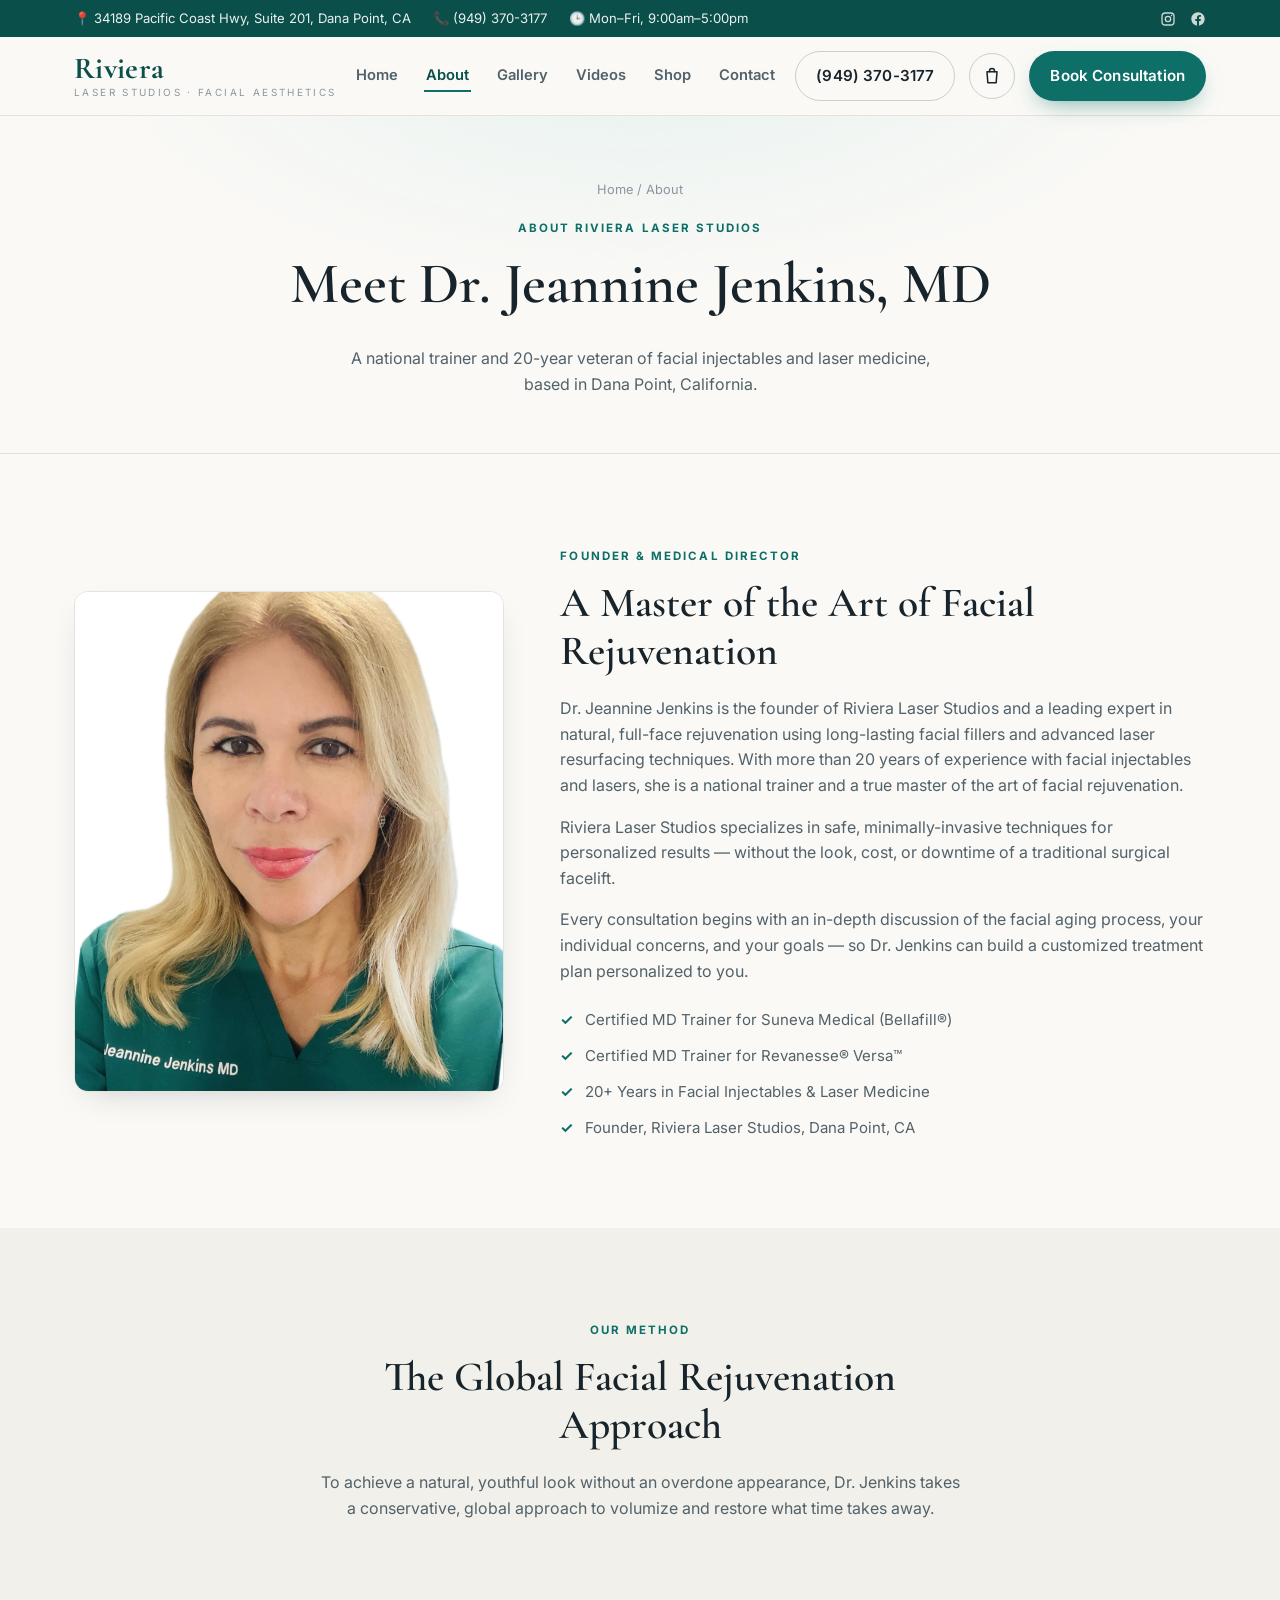
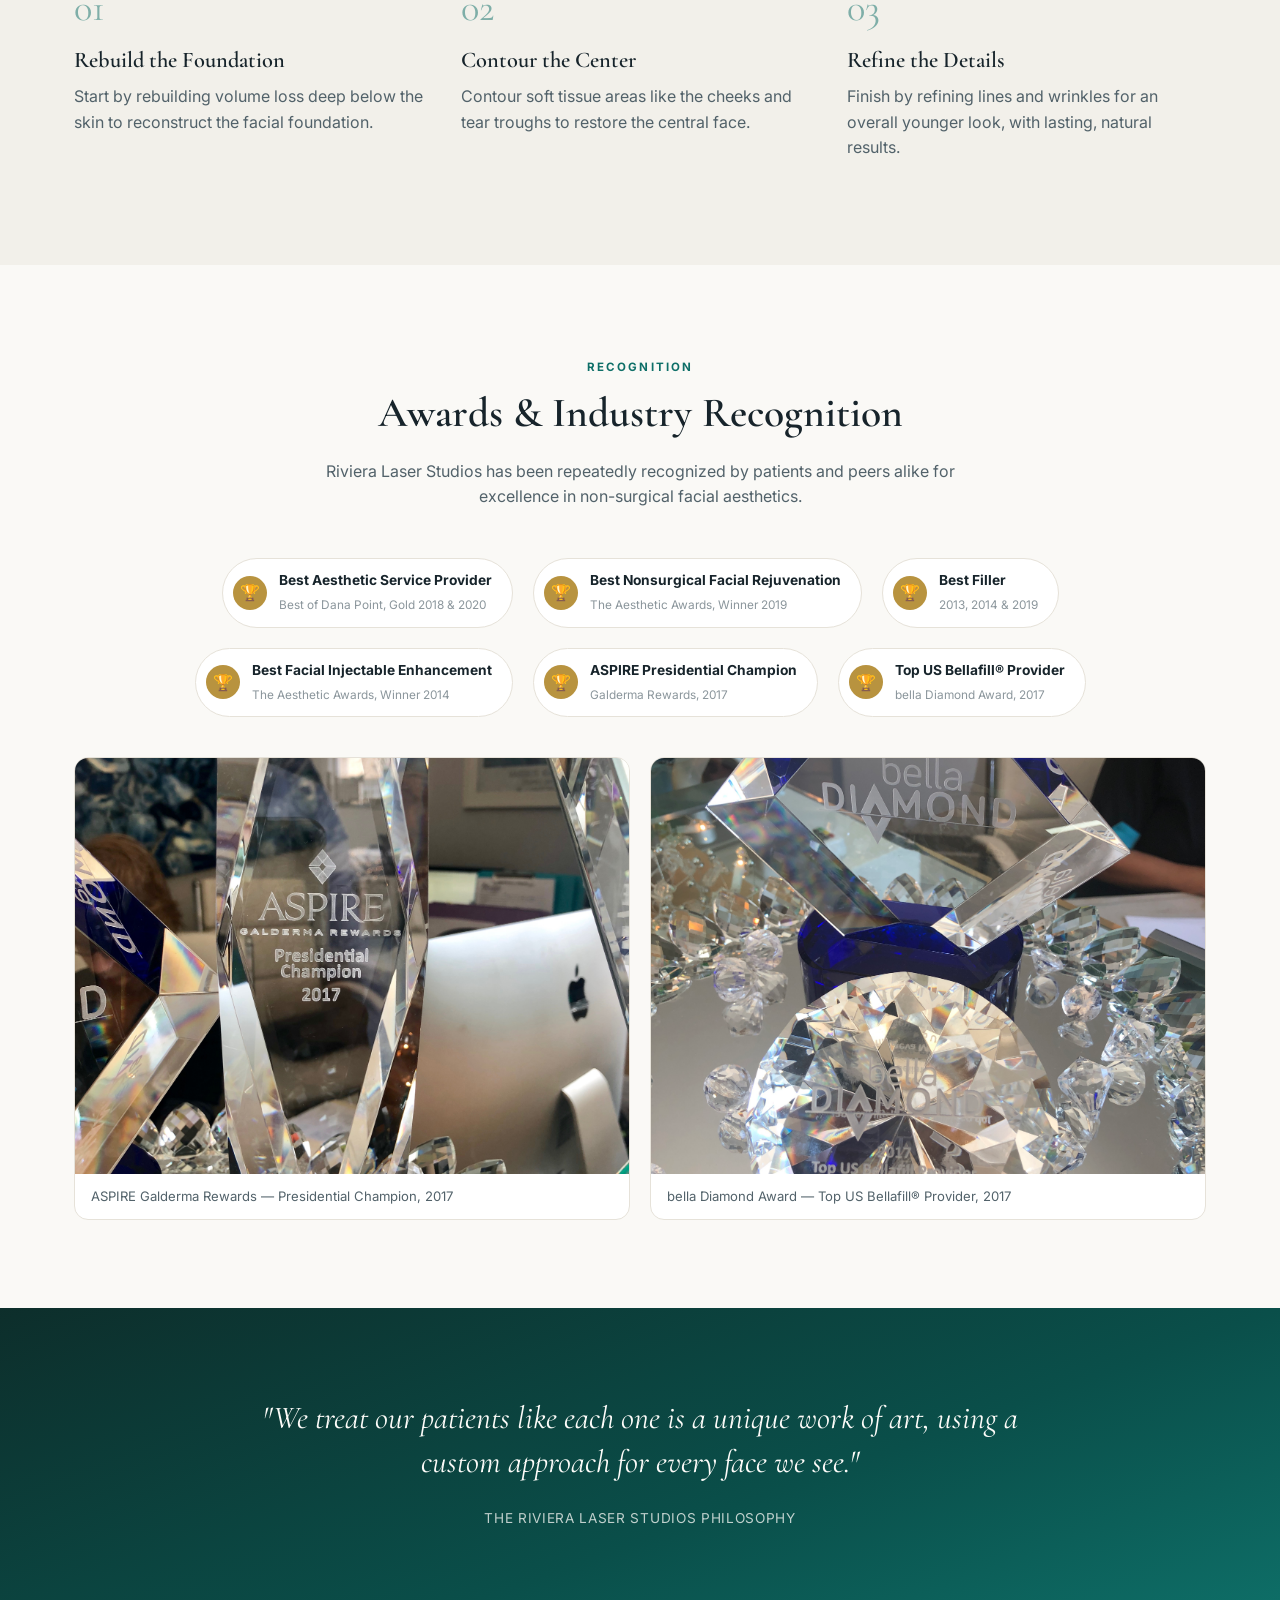
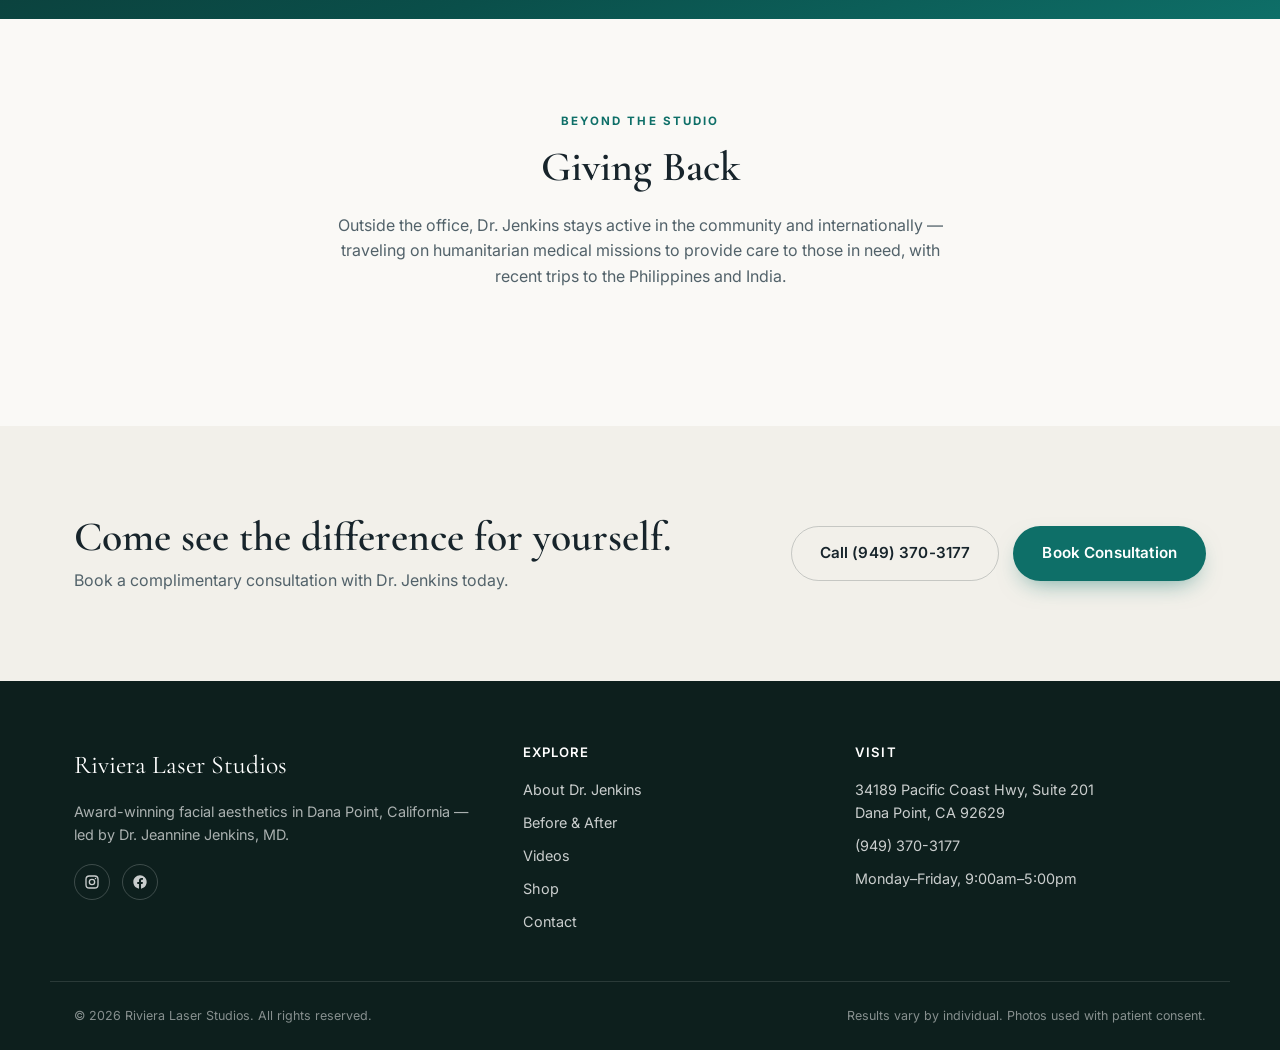
<file: about.html>
<!DOCTYPE html>
<html lang="en">
<head>
<meta charset="UTF-8">
<meta name="viewport" content="width=device-width, initial-scale=1.0">
<title>About Dr. Jeannine Jenkins, MD | Riviera Laser Studios</title>
<meta name="description" content="Meet Dr. Jeannine Jenkins, MD — founder of Riviera Laser Studios in Dana Point, CA, and a national trainer in facial injectables and laser rejuvenation.">
<link rel="preconnect" href="https://fonts.googleapis.com">
<link rel="preconnect" href="https://fonts.gstatic.com" crossorigin>
<link href="https://fonts.googleapis.com/css2?family=Cormorant+Garamond:wght@500;600;700&family=Inter:wght@400;500;600;700&display=swap" rel="stylesheet">
<link rel="stylesheet" href="css/styles.css">
</head>
<body>

<div class="topbar">
  <div class="container">
    <div class="topbar-links">
      <a href="https://www.google.com/maps/search/?api=1&query=34189+Pacific+Coast+Hwy+Suite+201+Dana+Point+CA+92629" target="_blank" rel="noopener">📍 34189 Pacific Coast Hwy, Suite 201, Dana Point, CA</a>
      <a href="tel:+19493703177">📞 (949) 370-3177</a>
      <span>🕒 Mon–Fri, 9:00am–5:00pm</span>
    </div>
    <div class="topbar-social">
      <a href="https://www.instagram.com/drjeanninekoffordfaceartist/" aria-label="Instagram" target="_blank" rel="noopener"><svg xmlns="http://www.w3.org/2000/svg" viewBox="0 0 24 24" width="16" height="16" fill="none" stroke="currentColor" stroke-width="2"><rect x="3" y="3" width="18" height="18" rx="5"/><circle cx="12" cy="12" r="4"/><circle cx="17.3" cy="6.7" r="1.1" fill="currentColor" stroke="none"/></svg></a>
      <a href="https://www.facebook.com/RivieraLaserStudios/" aria-label="Facebook" target="_blank" rel="noopener"><svg xmlns="http://www.w3.org/2000/svg" viewBox="0 0 24 24" width="16" height="16" fill="currentColor"><path d="M22 12.06C22 6.505 17.523 2 12 2S2 6.505 2 12.06c0 5.02 3.657 9.184 8.438 9.94v-7.03H7.898v-2.91h2.54V9.845c0-2.507 1.492-3.89 3.777-3.89 1.094 0 2.238.195 2.238.195v2.46h-1.26c-1.243 0-1.63.771-1.63 1.562v1.875h2.773l-.443 2.91h-2.33V22c4.78-.756 8.437-4.92 8.437-9.94z"/></svg></a>
    </div>
  </div>
</div>

<header class="site-header">
  <div class="container nav">
    <a href="index.html" class="brand">
      <span class="brand-name">Riviera</span>
      <span class="brand-sub">Laser Studios · Facial Aesthetics</span>
    </a>
    <ul class="nav-links">
      <li><a href="index.html">Home</a></li>
      <li><a href="about.html">About</a></li>
      <li><a href="gallery.html">Gallery</a></li>
      <li><a href="videos.html">Videos</a></li>
      <li><a href="shop.html">Shop</a></li>
      <li><a href="contact.html">Contact</a></li>
    </ul>
    <div class="nav-cta">
      <a href="tel:+19493703177" class="btn btn-outline">(949) 370-3177</a>
      <a href="shop.html" class="cart-btn" aria-label="Shop"><svg xmlns="http://www.w3.org/2000/svg" viewBox="0 0 24 24" width="20" height="20" fill="none" stroke="currentColor" stroke-width="1.8" stroke-linecap="round" stroke-linejoin="round"><path d="M6 7h12l-1 13H7L6 7z"/><path d="M9 7V6a3 3 0 0 1 6 0v1"/></svg></a>
      <a href="contact.html" class="btn btn-primary">Book Consultation</a>
      <button class="nav-toggle" aria-label="Menu"><span></span><span></span><span></span></button>
    </div>
  </div>
</header>

<section class="page-hero">
  <div class="container">
    <div class="breadcrumb"><a href="index.html">Home</a> / About</div>
    <span class="eyebrow">About Riviera Laser Studios</span>
    <h1>Meet Dr. Jeannine Jenkins, MD</h1>
    <p>A national trainer and 20-year veteran of facial injectables and laser medicine, based in Dana Point, California.</p>
  </div>
</section>

<section class="section">
  <div class="container about-grid">
    <div class="doctor-photo">
      <img src="assets/img/doctor.webp" alt="Dr. Jeannine Jenkins, MD, founder of Riviera Laser Studios">
    </div>
    <div>
      <span class="eyebrow">Founder &amp; Medical Director</span>
      <h2>A Master of the Art of Facial Rejuvenation</h2>
      <p>Dr. Jeannine Jenkins is the founder of Riviera Laser Studios and a leading expert in natural, full-face rejuvenation using long-lasting facial fillers and advanced laser resurfacing techniques. With more than 20 years of experience with facial injectables and lasers, she is a national trainer and a true master of the art of facial rejuvenation.</p>
      <p>Riviera Laser Studios specializes in safe, minimally-invasive techniques for personalized results — without the look, cost, or downtime of a traditional surgical facelift.</p>
      <p>Every consultation begins with an in-depth discussion of the facial aging process, your individual concerns, and your goals — so Dr. Jenkins can build a customized treatment plan personalized to you.</p>
      <ul class="credential-list">
        <li><span class="mark">✓</span> Certified MD Trainer for Suneva Medical (Bellafill®)</li>
        <li><span class="mark">✓</span> Certified MD Trainer for Revanesse® Versa™</li>
        <li><span class="mark">✓</span> 20+ Years in Facial Injectables &amp; Laser Medicine</li>
        <li><span class="mark">✓</span> Founder, Riviera Laser Studios, Dana Point, CA</li>
      </ul>
    </div>
  </div>
</section>

<section class="section section--soft">
  <div class="container">
    <div class="section-head">
      <span class="eyebrow">Our Method</span>
      <h2>The Global Facial Rejuvenation Approach</h2>
      <p>To achieve a natural, youthful look without an overdone appearance, Dr. Jenkins takes a conservative, global approach to volumize and restore what time takes away.</p>
    </div>
    <div class="steps">
      <div class="step">
        <span class="num">01</span>
        <h3>Rebuild the Foundation</h3>
        <p>Start by rebuilding volume loss deep below the skin to reconstruct the facial foundation.</p>
      </div>
      <div class="step">
        <span class="num">02</span>
        <h3>Contour the Center</h3>
        <p>Contour soft tissue areas like the cheeks and tear troughs to restore the central face.</p>
      </div>
      <div class="step">
        <span class="num">03</span>
        <h3>Refine the Details</h3>
        <p>Finish by refining lines and wrinkles for an overall younger look, with lasting, natural results.</p>
      </div>
    </div>
  </div>
</section>

<section class="section">
  <div class="container">
    <div class="section-head">
      <span class="eyebrow">Recognition</span>
      <h2>Awards &amp; Industry Recognition</h2>
      <p>Riviera Laser Studios has been repeatedly recognized by patients and peers alike for excellence in non-surgical facial aesthetics.</p>
    </div>
    <div class="award-strip">
      <div class="award-pill"><div class="badge">🏆</div><div class="txt"><strong>Best Aesthetic Service Provider</strong><span>Best of Dana Point, Gold 2018 &amp; 2020</span></div></div>
      <div class="award-pill"><div class="badge">🏆</div><div class="txt"><strong>Best Nonsurgical Facial Rejuvenation</strong><span>The Aesthetic Awards, Winner 2019</span></div></div>
      <div class="award-pill"><div class="badge">🏆</div><div class="txt"><strong>Best Filler</strong><span>2013, 2014 &amp; 2019</span></div></div>
      <div class="award-pill"><div class="badge">🏆</div><div class="txt"><strong>Best Facial Injectable Enhancement</strong><span>The Aesthetic Awards, Winner 2014</span></div></div>
      <div class="award-pill"><div class="badge">🏆</div><div class="txt"><strong>ASPIRE Presidential Champion</strong><span>Galderma Rewards, 2017</span></div></div>
      <div class="award-pill"><div class="badge">🏆</div><div class="txt"><strong>Top US Bellafill® Provider</strong><span>bella Diamond Award, 2017</span></div></div>
    </div>

    <div class="award-photos">
      <figure>
        <img src="assets/img/awards/aspire-presidential-champion.jpg" alt="ASPIRE Galderma Rewards Presidential Champion 2017 award">
        <figcaption>ASPIRE Galderma Rewards — Presidential Champion, 2017</figcaption>
      </figure>
      <figure>
        <img src="assets/img/awards/bella-diamond-top-provider.jpg" alt="bella Diamond Top US Bellafill Provider 2017 award">
        <figcaption>bella Diamond Award — Top US Bellafill® Provider, 2017</figcaption>
      </figure>
    </div>
  </div>
</section>

<section class="section section--dark">
  <div class="container">
    <div class="quote-block">
      <blockquote>"We treat our patients like each one is a unique work of art, using a custom approach for every face we see."</blockquote>
      <cite>The Riviera Laser Studios Philosophy</cite>
    </div>
  </div>
</section>

<section class="section">
  <div class="container">
    <div class="section-head">
      <span class="eyebrow">Beyond the Studio</span>
      <h2>Giving Back</h2>
      <p>Outside the office, Dr. Jenkins stays active in the community and internationally — traveling on humanitarian medical missions to provide care to those in need, with recent trips to the Philippines and India.</p>
    </div>
  </div>
</section>

<section class="section section--soft">
  <div class="container cta-band">
    <div>
      <h2>Come see the difference for yourself.</h2>
      <p style="margin:0;">Book a complimentary consultation with Dr. Jenkins today.</p>
    </div>
    <div class="cta-actions">
      <a href="tel:+19493703177" class="btn btn-outline">Call (949) 370-3177</a>
      <a href="contact.html" class="btn btn-primary">Book Consultation</a>
    </div>
  </div>
</section>

<footer class="site-footer">
  <div class="container footer-grid">
    <div>
      <span class="brand-name" style="font-family:var(--font-display); font-size:1.6rem;">Riviera Laser Studios</span>
      <p style="margin-top:14px;">Award-winning facial aesthetics in Dana Point, California — led by Dr. Jeannine Jenkins, MD.</p>
      <div class="footer-social">
        <a href="https://www.instagram.com/drjeanninekoffordfaceartist/" aria-label="Instagram" target="_blank" rel="noopener"><svg xmlns="http://www.w3.org/2000/svg" viewBox="0 0 24 24" width="16" height="16" fill="none" stroke="currentColor" stroke-width="2"><rect x="3" y="3" width="18" height="18" rx="5"/><circle cx="12" cy="12" r="4"/><circle cx="17.3" cy="6.7" r="1.1" fill="currentColor" stroke="none"/></svg></a>
        <a href="https://www.facebook.com/RivieraLaserStudios/" aria-label="Facebook" target="_blank" rel="noopener"><svg xmlns="http://www.w3.org/2000/svg" viewBox="0 0 24 24" width="16" height="16" fill="currentColor"><path d="M22 12.06C22 6.505 17.523 2 12 2S2 6.505 2 12.06c0 5.02 3.657 9.184 8.438 9.94v-7.03H7.898v-2.91h2.54V9.845c0-2.507 1.492-3.89 3.777-3.89 1.094 0 2.238.195 2.238.195v2.46h-1.26c-1.243 0-1.63.771-1.63 1.562v1.875h2.773l-.443 2.91h-2.33V22c4.78-.756 8.437-4.92 8.437-9.94z"/></svg></a>
      </div>
    </div>
    <div>
      <h4>Explore</h4>
      <ul class="footer-links">
        <li><a href="about.html">About Dr. Jenkins</a></li>
        <li><a href="gallery.html">Before &amp; After</a></li>
        <li><a href="videos.html">Videos</a></li>
        <li><a href="shop.html">Shop</a></li>
        <li><a href="contact.html">Contact</a></li>
      </ul>
    </div>
    <div>
      <h4>Visit</h4>
      <ul class="footer-links">
        <li><a href="https://www.google.com/maps/search/?api=1&query=34189+Pacific+Coast+Hwy+Suite+201+Dana+Point+CA+92629" target="_blank" rel="noopener">34189 Pacific Coast Hwy, Suite 201<br>Dana Point, CA 92629</a></li>
        <li><a href="tel:+19493703177">(949) 370-3177</a></li>
        <li>Monday–Friday, 9:00am–5:00pm</li>
      </ul>
    </div>
  </div>
  <div class="container footer-bottom">
    <span>© 2026 Riviera Laser Studios. All rights reserved.</span>
    <span>Results vary by individual. Photos used with patient consent.</span>
  </div>
</footer>

<script src="js/script.js"></script>
</body>
</html>
</file>
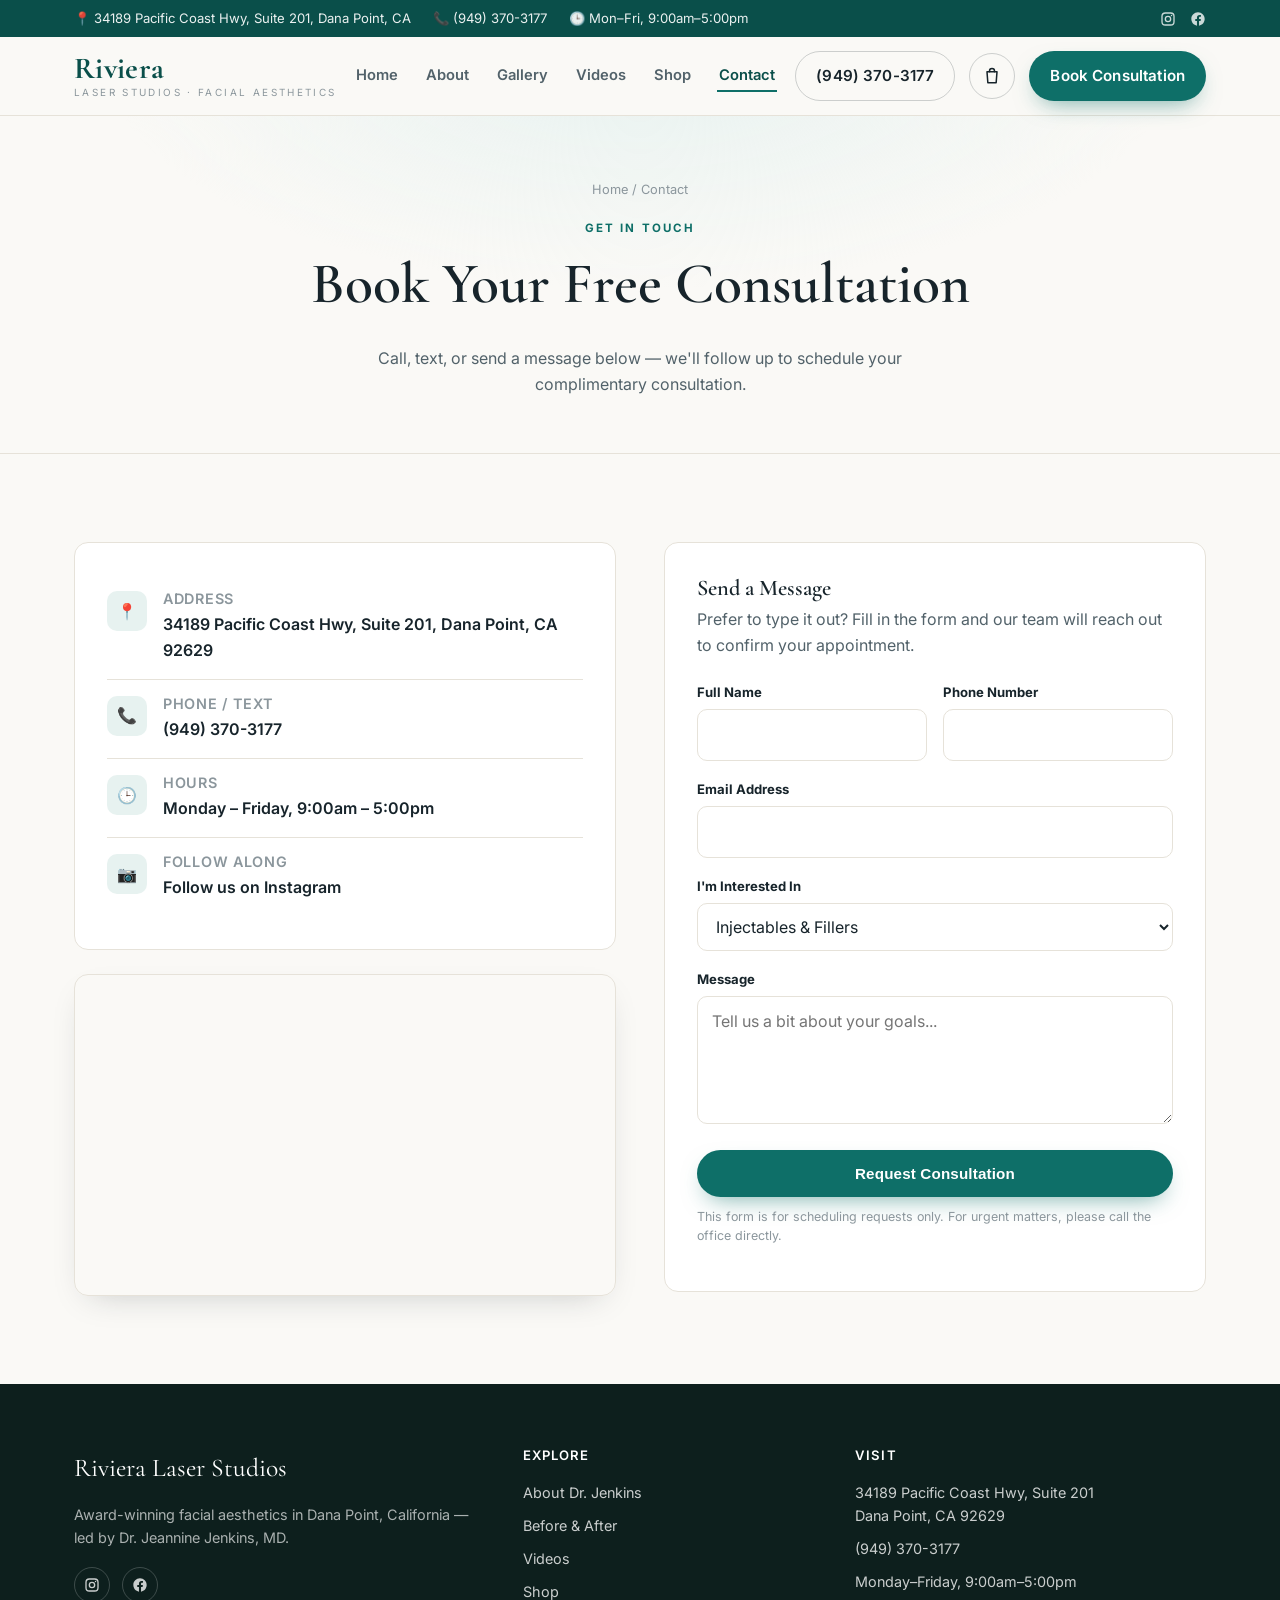
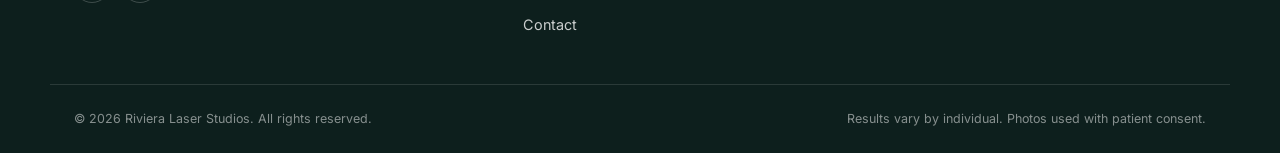
<file: contact.html>
<!DOCTYPE html>
<html lang="en">
<head>
<meta charset="UTF-8">
<meta name="viewport" content="width=device-width, initial-scale=1.0">
<title>Contact &amp; Book a Consultation | Riviera Laser Studios</title>
<meta name="description" content="Book a free consultation at Riviera Laser Studios in Dana Point, CA. Call, text, or send a message to get started.">
<link rel="preconnect" href="https://fonts.googleapis.com">
<link rel="preconnect" href="https://fonts.gstatic.com" crossorigin>
<link href="https://fonts.googleapis.com/css2?family=Cormorant+Garamond:wght@500;600;700&family=Inter:wght@400;500;600;700&display=swap" rel="stylesheet">
<link rel="stylesheet" href="css/styles.css">
</head>
<body>

<div class="topbar">
  <div class="container">
    <div class="topbar-links">
      <a href="https://www.google.com/maps/search/?api=1&query=34189+Pacific+Coast+Hwy+Suite+201+Dana+Point+CA+92629" target="_blank" rel="noopener">📍 34189 Pacific Coast Hwy, Suite 201, Dana Point, CA</a>
      <a href="tel:+19493703177">📞 (949) 370-3177</a>
      <span>🕒 Mon–Fri, 9:00am–5:00pm</span>
    </div>
    <div class="topbar-social">
      <a href="https://www.instagram.com/drjeanninekoffordfaceartist/" aria-label="Instagram" target="_blank" rel="noopener"><svg xmlns="http://www.w3.org/2000/svg" viewBox="0 0 24 24" width="16" height="16" fill="none" stroke="currentColor" stroke-width="2"><rect x="3" y="3" width="18" height="18" rx="5"/><circle cx="12" cy="12" r="4"/><circle cx="17.3" cy="6.7" r="1.1" fill="currentColor" stroke="none"/></svg></a>
      <a href="https://www.facebook.com/RivieraLaserStudios/" aria-label="Facebook" target="_blank" rel="noopener"><svg xmlns="http://www.w3.org/2000/svg" viewBox="0 0 24 24" width="16" height="16" fill="currentColor"><path d="M22 12.06C22 6.505 17.523 2 12 2S2 6.505 2 12.06c0 5.02 3.657 9.184 8.438 9.94v-7.03H7.898v-2.91h2.54V9.845c0-2.507 1.492-3.89 3.777-3.89 1.094 0 2.238.195 2.238.195v2.46h-1.26c-1.243 0-1.63.771-1.63 1.562v1.875h2.773l-.443 2.91h-2.33V22c4.78-.756 8.437-4.92 8.437-9.94z"/></svg></a>
    </div>
  </div>
</div>

<header class="site-header">
  <div class="container nav">
    <a href="index.html" class="brand">
      <span class="brand-name">Riviera</span>
      <span class="brand-sub">Laser Studios · Facial Aesthetics</span>
    </a>
    <ul class="nav-links">
      <li><a href="index.html">Home</a></li>
      <li><a href="about.html">About</a></li>
      <li><a href="gallery.html">Gallery</a></li>
      <li><a href="videos.html">Videos</a></li>
      <li><a href="shop.html">Shop</a></li>
      <li><a href="contact.html">Contact</a></li>
    </ul>
    <div class="nav-cta">
      <a href="tel:+19493703177" class="btn btn-outline">(949) 370-3177</a>
      <a href="shop.html" class="cart-btn" aria-label="Shop"><svg xmlns="http://www.w3.org/2000/svg" viewBox="0 0 24 24" width="20" height="20" fill="none" stroke="currentColor" stroke-width="1.8" stroke-linecap="round" stroke-linejoin="round"><path d="M6 7h12l-1 13H7L6 7z"/><path d="M9 7V6a3 3 0 0 1 6 0v1"/></svg></a>
      <a href="contact.html" class="btn btn-primary">Book Consultation</a>
      <button class="nav-toggle" aria-label="Menu"><span></span><span></span><span></span></button>
    </div>
  </div>
</header>

<section class="page-hero">
  <div class="container">
    <div class="breadcrumb"><a href="index.html">Home</a> / Contact</div>
    <span class="eyebrow">Get In Touch</span>
    <h1>Book Your Free Consultation</h1>
    <p>Call, text, or send a message below — we'll follow up to schedule your complimentary consultation.</p>
  </div>
</section>

<section class="section">
  <div class="container contact-grid">

    <div>
      <div class="info-card" style="margin-bottom:24px;">
        <div class="info-row">
          <div class="ic">📍</div>
          <div>
            <h4>Address</h4>
            <a href="https://www.google.com/maps/search/?api=1&query=34189+Pacific+Coast+Hwy+Suite+201+Dana+Point+CA+92629" target="_blank" rel="noopener">34189 Pacific Coast Hwy, Suite 201, Dana Point, CA 92629</a>
          </div>
        </div>
        <div class="info-row">
          <div class="ic">📞</div>
          <div>
            <h4>Phone / Text</h4>
            <a href="tel:+19493703177">(949) 370-3177</a>
          </div>
        </div>
        <div class="info-row">
          <div class="ic">🕒</div>
          <div>
            <h4>Hours</h4>
            <p>Monday – Friday, 9:00am – 5:00pm</p>
          </div>
        </div>
        <div class="info-row">
          <div class="ic">📷</div>
          <div>
            <h4>Follow Along</h4>
            <a href="https://www.instagram.com/drjeanninekoffordfaceartist/" target="_blank" rel="noopener">Follow us on Instagram</a>
          </div>
        </div>
      </div>

      <div class="map-embed">
        <iframe
          src="https://www.google.com/maps?q=34189+Pacific+Coast+Hwy+Suite+201+Dana+Point+CA+92629&output=embed"
          allowfullscreen loading="lazy" referrerpolicy="no-referrer-when-downgrade"
          title="Riviera Laser Studios location map"></iframe>
      </div>
    </div>

    <div class="info-card">
      <h3 style="margin-bottom:6px;">Send a Message</h3>
      <p style="margin-bottom:24px;">Prefer to type it out? Fill in the form and our team will reach out to confirm your appointment.</p>

      <div class="form-success" id="form-success">Thank you! Your message has been received — our team will contact you shortly to confirm your consultation.</div>

      <form id="contact-form">
        <div class="form-row">
          <div class="form-field">
            <label for="name">Full Name</label>
            <input type="text" id="name" name="name" required>
          </div>
          <div class="form-field">
            <label for="phone">Phone Number</label>
            <input type="tel" id="phone" name="phone" required>
          </div>
        </div>
        <div class="form-field">
          <label for="email">Email Address</label>
          <input type="email" id="email" name="email" required>
        </div>
        <div class="form-field">
          <label for="interest">I'm Interested In</label>
          <select id="interest" name="interest">
            <option>Injectables &amp; Fillers</option>
            <option>Sculptra® / Bellafill®</option>
            <option>Laser Resurfacing</option>
            <option>Mole / Lesion Removal</option>
            <option>Non-Surgical Brow Lift</option>
            <option>Not Sure Yet — Just Curious</option>
          </select>
        </div>
        <div class="form-field">
          <label for="message">Message</label>
          <textarea id="message" name="message" rows="4" placeholder="Tell us a bit about your goals..."></textarea>
        </div>
        <button type="submit" class="btn btn-primary btn-block">Request Consultation</button>
        <p class="form-note">This form is for scheduling requests only. For urgent matters, please call the office directly.</p>
      </form>
    </div>

  </div>
</section>

<footer class="site-footer">
  <div class="container footer-grid">
    <div>
      <span class="brand-name" style="font-family:var(--font-display); font-size:1.6rem;">Riviera Laser Studios</span>
      <p style="margin-top:14px;">Award-winning facial aesthetics in Dana Point, California — led by Dr. Jeannine Jenkins, MD.</p>
      <div class="footer-social">
        <a href="https://www.instagram.com/drjeanninekoffordfaceartist/" aria-label="Instagram" target="_blank" rel="noopener"><svg xmlns="http://www.w3.org/2000/svg" viewBox="0 0 24 24" width="16" height="16" fill="none" stroke="currentColor" stroke-width="2"><rect x="3" y="3" width="18" height="18" rx="5"/><circle cx="12" cy="12" r="4"/><circle cx="17.3" cy="6.7" r="1.1" fill="currentColor" stroke="none"/></svg></a>
        <a href="https://www.facebook.com/RivieraLaserStudios/" aria-label="Facebook" target="_blank" rel="noopener"><svg xmlns="http://www.w3.org/2000/svg" viewBox="0 0 24 24" width="16" height="16" fill="currentColor"><path d="M22 12.06C22 6.505 17.523 2 12 2S2 6.505 2 12.06c0 5.02 3.657 9.184 8.438 9.94v-7.03H7.898v-2.91h2.54V9.845c0-2.507 1.492-3.89 3.777-3.89 1.094 0 2.238.195 2.238.195v2.46h-1.26c-1.243 0-1.63.771-1.63 1.562v1.875h2.773l-.443 2.91h-2.33V22c4.78-.756 8.437-4.92 8.437-9.94z"/></svg></a>
      </div>
    </div>
    <div>
      <h4>Explore</h4>
      <ul class="footer-links">
        <li><a href="about.html">About Dr. Jenkins</a></li>
        <li><a href="gallery.html">Before &amp; After</a></li>
        <li><a href="videos.html">Videos</a></li>
        <li><a href="shop.html">Shop</a></li>
        <li><a href="contact.html">Contact</a></li>
      </ul>
    </div>
    <div>
      <h4>Visit</h4>
      <ul class="footer-links">
        <li><a href="https://www.google.com/maps/search/?api=1&query=34189+Pacific+Coast+Hwy+Suite+201+Dana+Point+CA+92629" target="_blank" rel="noopener">34189 Pacific Coast Hwy, Suite 201<br>Dana Point, CA 92629</a></li>
        <li><a href="tel:+19493703177">(949) 370-3177</a></li>
        <li>Monday–Friday, 9:00am–5:00pm</li>
      </ul>
    </div>
  </div>
  <div class="container footer-bottom">
    <span>© 2026 Riviera Laser Studios. All rights reserved.</span>
    <span>Results vary by individual. Photos used with patient consent.</span>
  </div>
</footer>

<script src="js/script.js"></script>
</body>
</html>
</file>
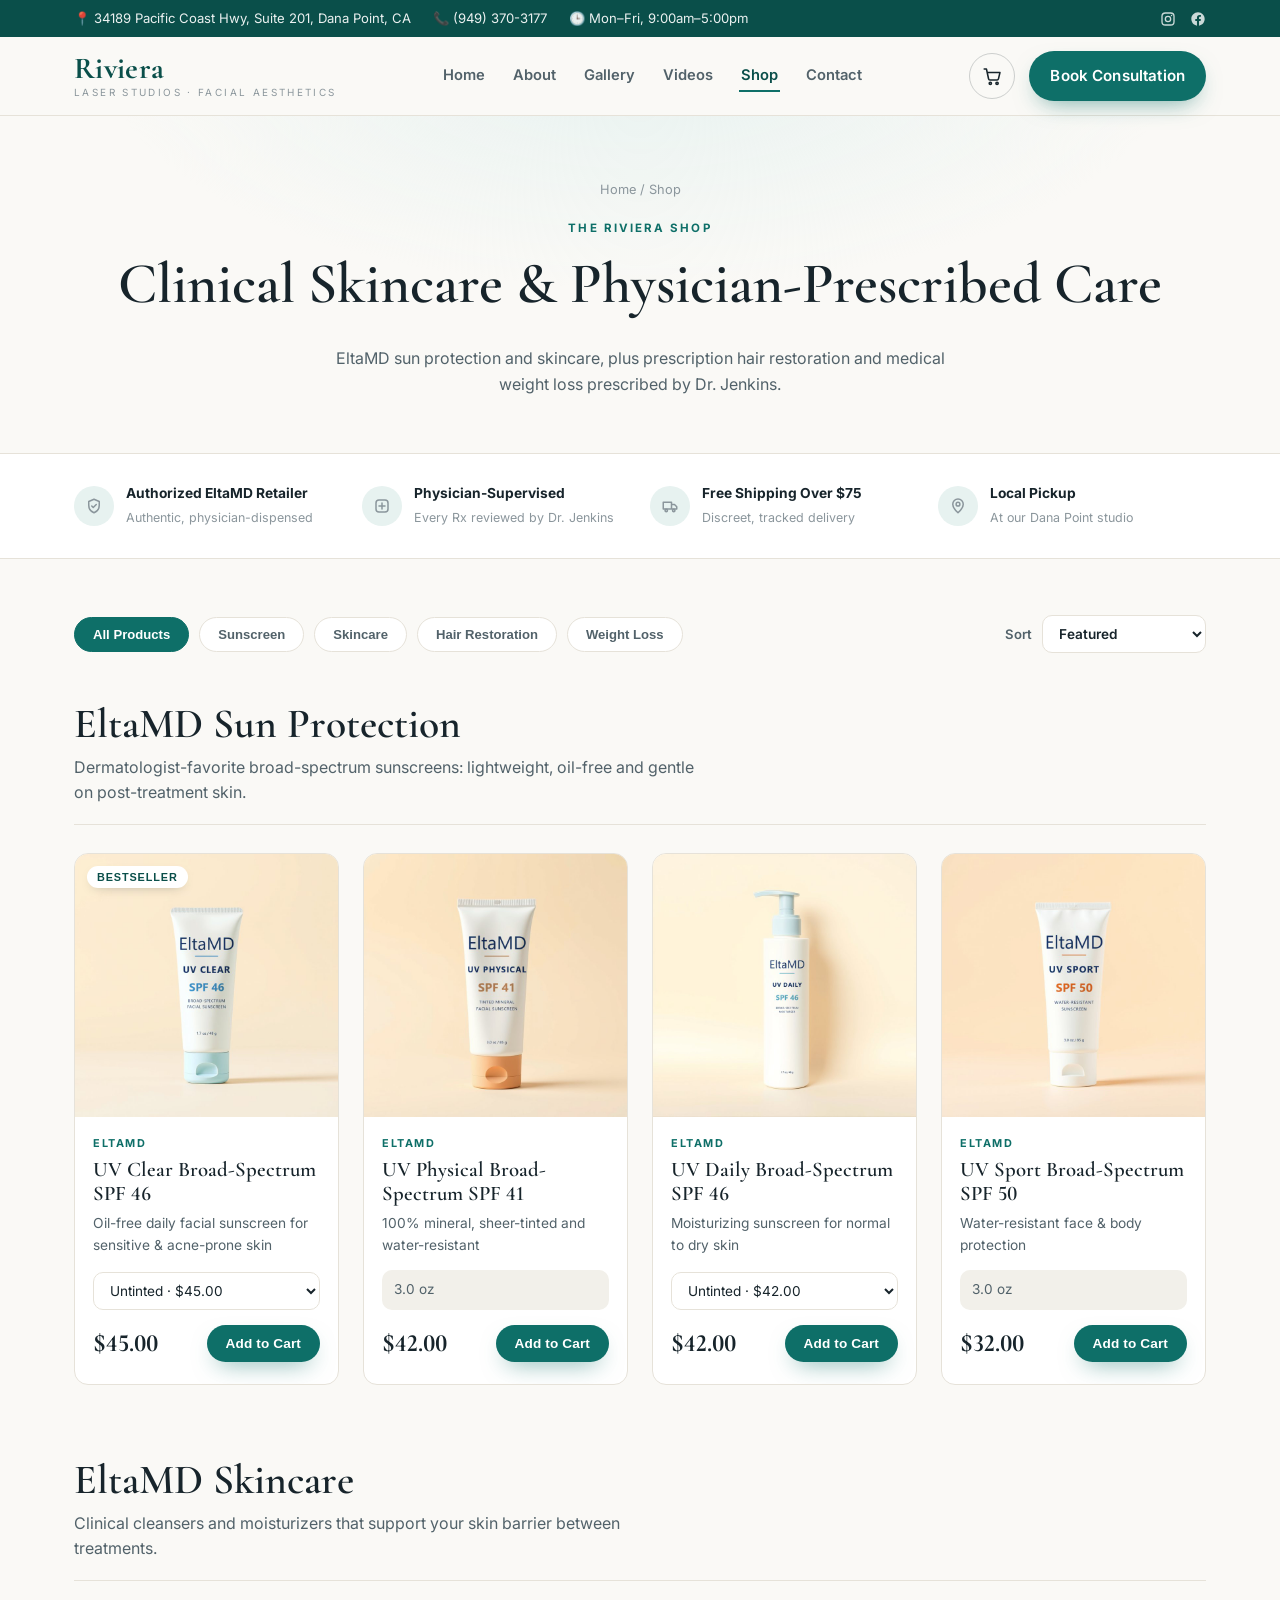
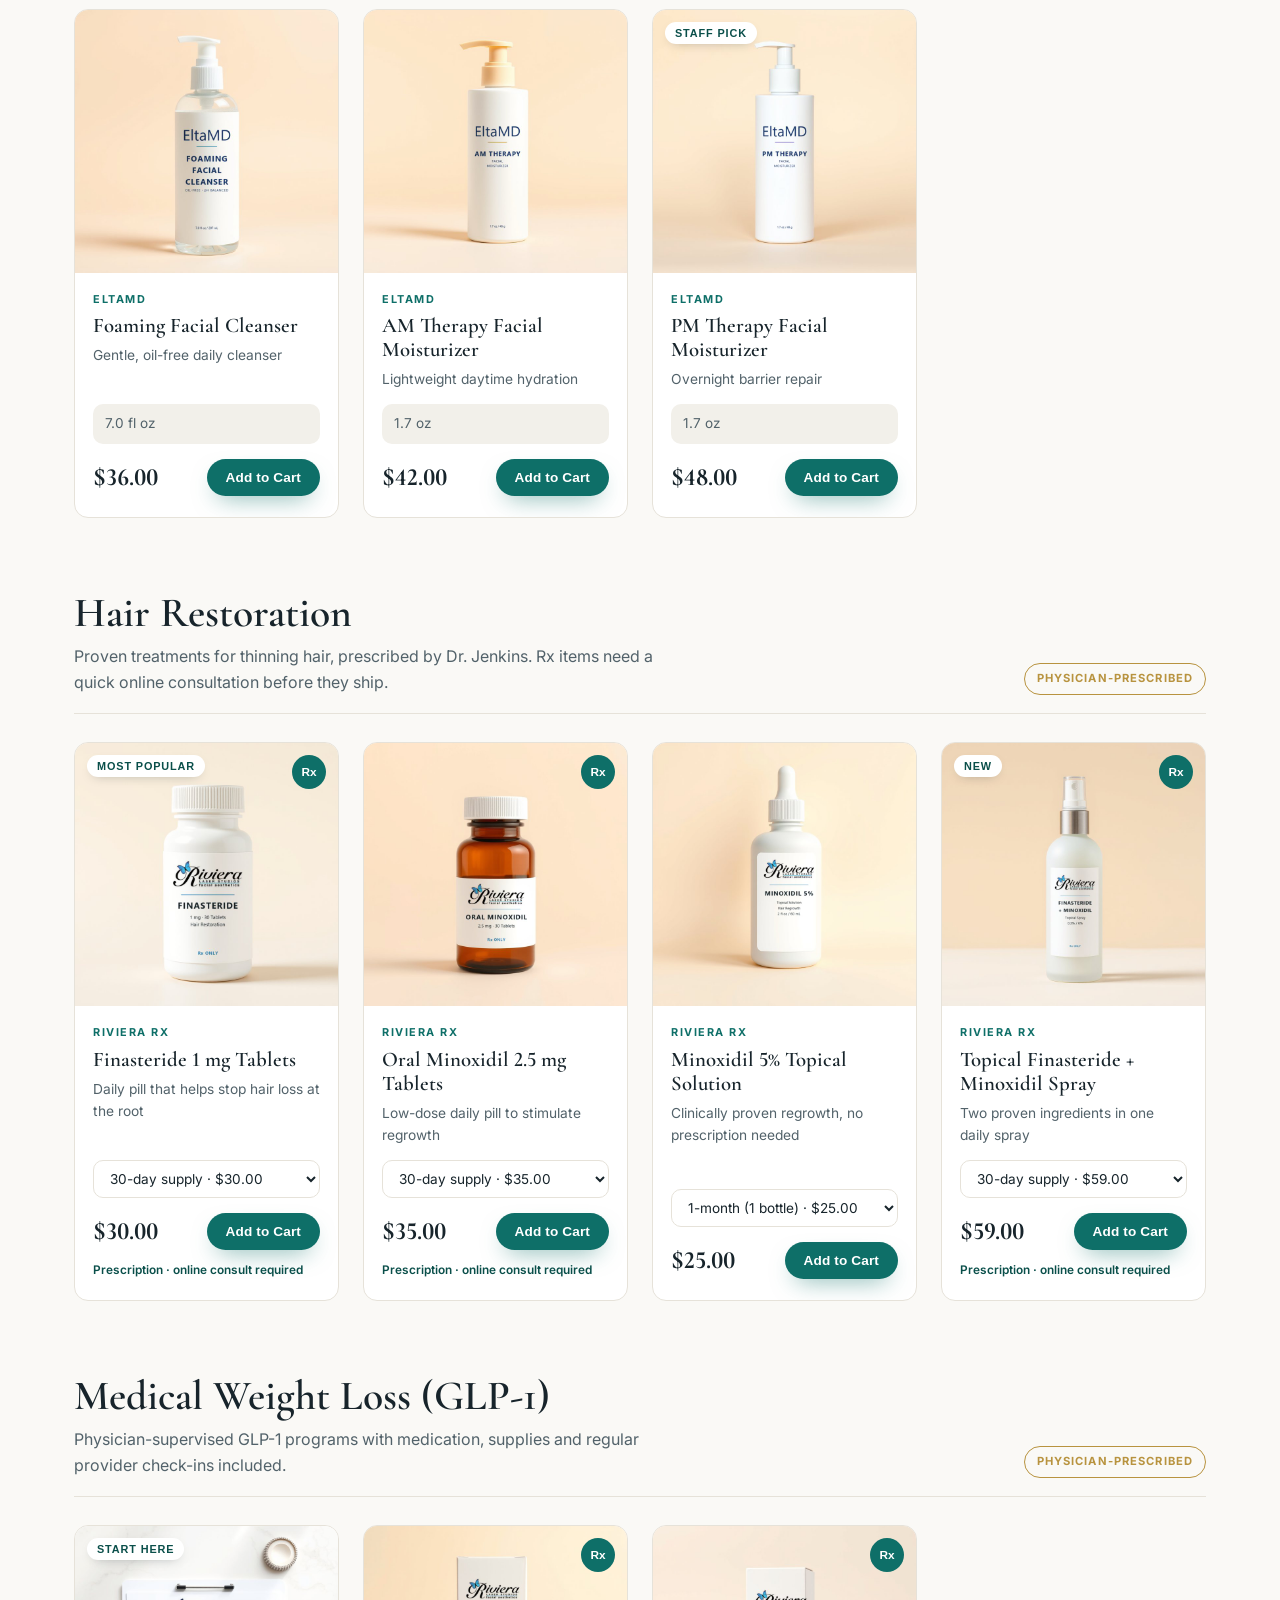
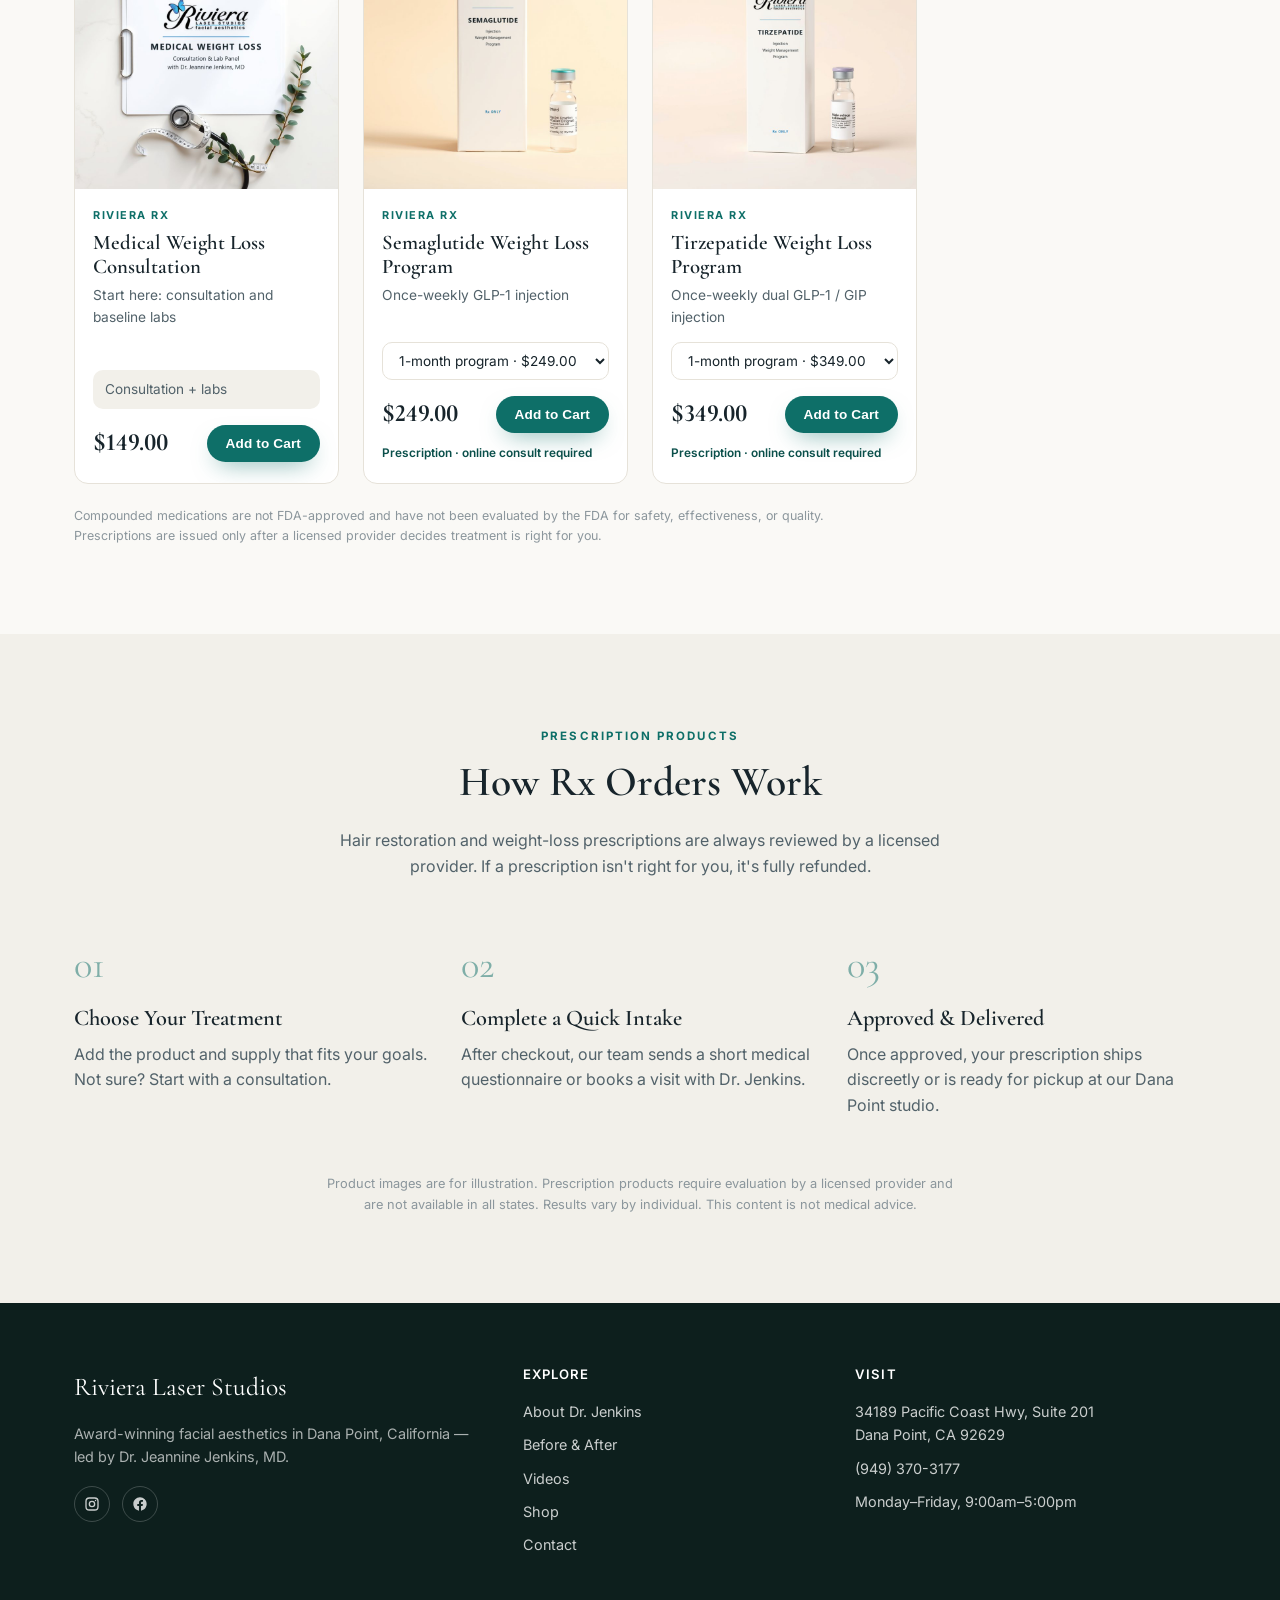
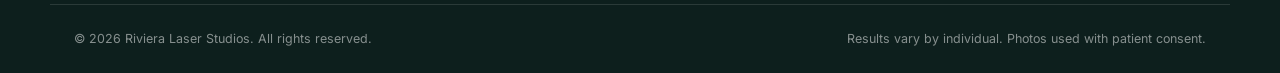
<file: shop.html>
<!DOCTYPE html>
<html lang="en">
<head>
<meta charset="UTF-8">
<meta name="viewport" content="width=device-width, initial-scale=1.0">
<title>Shop Skincare, Hair &amp; Weight Loss | Riviera Laser Studios</title>
<meta name="description" content="Shop EltaMD sunscreen and skincare, prescription hair restoration and physician-supervised GLP-1 weight loss from Riviera Laser Studios in Dana Point, CA.">
<link rel="preconnect" href="https://fonts.googleapis.com">
<link rel="preconnect" href="https://fonts.gstatic.com" crossorigin>
<link href="https://fonts.googleapis.com/css2?family=Cormorant+Garamond:wght@500;600;700&family=Inter:wght@400;500;600;700&display=swap" rel="stylesheet">
<link rel="stylesheet" href="css/styles.css">
</head>
<body>

<div class="topbar">
  <div class="container">
    <div class="topbar-links">
      <a href="https://www.google.com/maps/search/?api=1&query=34189+Pacific+Coast+Hwy+Suite+201+Dana+Point+CA+92629" target="_blank" rel="noopener">📍 34189 Pacific Coast Hwy, Suite 201, Dana Point, CA</a>
      <a href="tel:+19493703177">📞 (949) 370-3177</a>
      <span>🕒 Mon–Fri, 9:00am–5:00pm</span>
    </div>
    <div class="topbar-social">
      <a href="https://www.instagram.com/drjeanninekoffordfaceartist/" aria-label="Instagram" target="_blank" rel="noopener"><svg xmlns="http://www.w3.org/2000/svg" viewBox="0 0 24 24" width="16" height="16" fill="none" stroke="currentColor" stroke-width="2"><rect x="3" y="3" width="18" height="18" rx="5"/><circle cx="12" cy="12" r="4"/><circle cx="17.3" cy="6.7" r="1.1" fill="currentColor" stroke="none"/></svg></a>
      <a href="https://www.facebook.com/RivieraLaserStudios/" aria-label="Facebook" target="_blank" rel="noopener"><svg xmlns="http://www.w3.org/2000/svg" viewBox="0 0 24 24" width="16" height="16" fill="currentColor"><path d="M22 12.06C22 6.505 17.523 2 12 2S2 6.505 2 12.06c0 5.02 3.657 9.184 8.438 9.94v-7.03H7.898v-2.91h2.54V9.845c0-2.507 1.492-3.89 3.777-3.89 1.094 0 2.238.195 2.238.195v2.46h-1.26c-1.243 0-1.63.771-1.63 1.562v1.875h2.773l-.443 2.91h-2.33V22c4.78-.756 8.437-4.92 8.437-9.94z"/></svg></a>
    </div>
  </div>
</div>

<header class="site-header">
  <div class="container nav">
    <a href="index.html" class="brand">
      <span class="brand-name">Riviera</span>
      <span class="brand-sub">Laser Studios · Facial Aesthetics</span>
    </a>
    <ul class="nav-links">
      <li><a href="index.html">Home</a></li>
      <li><a href="about.html">About</a></li>
      <li><a href="gallery.html">Gallery</a></li>
      <li><a href="videos.html">Videos</a></li>
      <li><a href="shop.html">Shop</a></li>
      <li><a href="contact.html">Contact</a></li>
    </ul>
    <div class="nav-cta">
      <button type="button" class="cart-btn" data-cart-open aria-label="Open cart">
        <svg xmlns="http://www.w3.org/2000/svg" viewBox="0 0 24 24" width="21" height="21" fill="none" stroke="currentColor" stroke-width="1.8" stroke-linecap="round" stroke-linejoin="round"><path d="M2.5 3.5h2.6l2.4 11.1a1.6 1.6 0 0 0 1.6 1.3h8.1a1.6 1.6 0 0 0 1.6-1.2L20.5 7.5H6"/><circle cx="9.5" cy="19.8" r="1.3"/><circle cx="17.2" cy="19.8" r="1.3"/></svg>
        <span class="cart-count" data-cart-count hidden>0</span>
      </button>
      <a href="contact.html" class="btn btn-primary">Book Consultation</a>
      <button class="nav-toggle" aria-label="Menu"><span></span><span></span><span></span></button>
    </div>
  </div>
</header>

<section class="page-hero">
  <div class="container">
    <div class="breadcrumb"><a href="index.html">Home</a> / Shop</div>
    <span class="eyebrow">The Riviera Shop</span>
    <h1>Clinical Skincare &amp; Physician-Prescribed Care</h1>
    <p>EltaMD sun protection and skincare, plus prescription hair restoration and medical weight loss prescribed by Dr. Jenkins.</p>
  </div>
</section>

<div class="checkout-banner" id="checkout-banner" hidden>
  <div class="container">
    <strong>Thank you, your order is confirmed.</strong>
    <span>A receipt is on its way to your inbox. If you ordered prescription items, our team will contact you within one business day to complete your medical intake.</span>
  </div>
</div>

<section class="section--tight shop-perks-wrap">
  <div class="container shop-perks">
    <div class="perk"><span class="perk-ic"><svg viewBox="0 0 24 24" width="18" height="18" fill="none" stroke="currentColor" stroke-width="2" stroke-linecap="round" stroke-linejoin="round"><path d="M12 3l7 3v5c0 4.5-3 8.5-7 10-4-1.5-7-5.5-7-10V6l7-3z"/><path d="M9 12l2 2 4-4"/></svg></span><div><strong>Authorized EltaMD Retailer</strong><span>Authentic, physician-dispensed</span></div></div>
    <div class="perk"><span class="perk-ic"><svg viewBox="0 0 24 24" width="18" height="18" fill="none" stroke="currentColor" stroke-width="2" stroke-linecap="round" stroke-linejoin="round"><rect x="4" y="4" width="16" height="16" rx="4"/><path d="M12 8v8M8 12h8"/></svg></span><div><strong>Physician-Supervised</strong><span>Every Rx reviewed by Dr. Jenkins</span></div></div>
    <div class="perk"><span class="perk-ic"><svg viewBox="0 0 24 24" width="18" height="18" fill="none" stroke="currentColor" stroke-width="2" stroke-linecap="round" stroke-linejoin="round"><path d="M3 7h11v9H3zM14 10h4l3 3v3h-7z"/><circle cx="7" cy="18" r="1.6"/><circle cx="17" cy="18" r="1.6"/></svg></span><div><strong>Free Shipping Over $75</strong><span>Discreet, tracked delivery</span></div></div>
    <div class="perk"><span class="perk-ic"><svg viewBox="0 0 24 24" width="18" height="18" fill="none" stroke="currentColor" stroke-width="2" stroke-linecap="round" stroke-linejoin="round"><path d="M12 21s-7-6.2-7-11.5A7 7 0 0 1 19 9.5C19 14.8 12 21 12 21z"/><circle cx="12" cy="9.5" r="2.5"/></svg></span><div><strong>Local Pickup</strong><span>At our Dana Point studio</span></div></div>
  </div>
</section>

<section class="section shop-section">
  <div class="container">
    <div class="shop-toolbar">
      <div class="shop-filters" role="tablist" aria-label="Filter products">
        <button type="button" class="shop-filter active" data-filter="all">All Products</button>
        <!-- Category buttons are rendered by js/shop.js -->
      </div>
      <label class="shop-sort">
        <span>Sort</span>
        <select id="shop-sort">
          <option value="featured">Featured</option>
          <option value="price-asc">Price: Low to High</option>
          <option value="price-desc">Price: High to Low</option>
        </select>
      </label>
    </div>

    <div id="shop-catalog" aria-live="polite">
      <noscript><p>Please enable JavaScript to browse the shop, or call (949) 370-3177 to order.</p></noscript>
    </div>
  </div>
</section>

<section class="section section--soft">
  <div class="container">
    <div class="section-head">
      <span class="eyebrow">Prescription Products</span>
      <h2>How Rx Orders Work</h2>
      <p>Hair restoration and weight-loss prescriptions are always reviewed by a licensed provider. If a prescription isn't right for you, it's fully refunded.</p>
    </div>
    <div class="steps">
      <div class="step">
        <span class="num">01</span>
        <h3>Choose Your Treatment</h3>
        <p>Add the product and supply that fits your goals. Not sure? Start with a consultation.</p>
      </div>
      <div class="step">
        <span class="num">02</span>
        <h3>Complete a Quick Intake</h3>
        <p>After checkout, our team sends a short medical questionnaire or books a visit with Dr. Jenkins.</p>
      </div>
      <div class="step">
        <span class="num">03</span>
        <h3>Approved &amp; Delivered</h3>
        <p>Once approved, your prescription ships discreetly or is ready for pickup at our Dana Point studio.</p>
      </div>
    </div>
    <p class="disclaimer-note">Product images are for illustration. Prescription products require evaluation by a licensed provider and are not available in all states. Results vary by individual. This content is not medical advice.</p>
  </div>
</section>

<footer class="site-footer">
  <div class="container footer-grid">
    <div>
      <span class="brand-name" style="font-family:var(--font-display); font-size:1.6rem;">Riviera Laser Studios</span>
      <p style="margin-top:14px;">Award-winning facial aesthetics in Dana Point, California — led by Dr. Jeannine Jenkins, MD.</p>
      <div class="footer-social">
        <a href="https://www.instagram.com/drjeanninekoffordfaceartist/" aria-label="Instagram" target="_blank" rel="noopener"><svg xmlns="http://www.w3.org/2000/svg" viewBox="0 0 24 24" width="16" height="16" fill="none" stroke="currentColor" stroke-width="2"><rect x="3" y="3" width="18" height="18" rx="5"/><circle cx="12" cy="12" r="4"/><circle cx="17.3" cy="6.7" r="1.1" fill="currentColor" stroke="none"/></svg></a>
        <a href="https://www.facebook.com/RivieraLaserStudios/" aria-label="Facebook" target="_blank" rel="noopener"><svg xmlns="http://www.w3.org/2000/svg" viewBox="0 0 24 24" width="16" height="16" fill="currentColor"><path d="M22 12.06C22 6.505 17.523 2 12 2S2 6.505 2 12.06c0 5.02 3.657 9.184 8.438 9.94v-7.03H7.898v-2.91h2.54V9.845c0-2.507 1.492-3.89 3.777-3.89 1.094 0 2.238.195 2.238.195v2.46h-1.26c-1.243 0-1.63.771-1.63 1.562v1.875h2.773l-.443 2.91h-2.33V22c4.78-.756 8.437-4.92 8.437-9.94z"/></svg></a>
      </div>
    </div>
    <div>
      <h4>Explore</h4>
      <ul class="footer-links">
        <li><a href="about.html">About Dr. Jenkins</a></li>
        <li><a href="gallery.html">Before &amp; After</a></li>
        <li><a href="videos.html">Videos</a></li>
        <li><a href="shop.html">Shop</a></li>
        <li><a href="contact.html">Contact</a></li>
      </ul>
    </div>
    <div>
      <h4>Visit</h4>
      <ul class="footer-links">
        <li><a href="https://www.google.com/maps/search/?api=1&query=34189+Pacific+Coast+Hwy+Suite+201+Dana+Point+CA+92629" target="_blank" rel="noopener">34189 Pacific Coast Hwy, Suite 201<br>Dana Point, CA 92629</a></li>
        <li><a href="tel:+19493703177">(949) 370-3177</a></li>
        <li>Monday–Friday, 9:00am–5:00pm</li>
      </ul>
    </div>
  </div>
  <div class="container footer-bottom">
    <span>© 2026 Riviera Laser Studios. All rights reserved.</span>
    <span>Results vary by individual. Photos used with patient consent.</span>
  </div>
</footer>

<!-- Cart drawer -->
<div class="drawer-overlay" data-cart-close hidden></div>
<aside class="cart-drawer" id="cart-drawer" role="dialog" aria-modal="true" aria-labelledby="cart-title" aria-hidden="true">
  <div class="cart-head">
    <h3 id="cart-title">Your Cart</h3>
    <button type="button" class="icon-btn" data-cart-close aria-label="Close cart">&times;</button>
  </div>
  <div class="cart-body" id="cart-items"></div>
  <div class="cart-foot" id="cart-foot">
    <div class="ship-progress" id="ship-progress"></div>
    <div class="cart-row"><span>Subtotal</span><strong id="cart-subtotal">$0.00</strong></div>
    <div class="cart-row cart-row--muted"><span>Shipping &amp; tax</span><span>Calculated at checkout</span></div>
    <div class="rx-ack" id="rx-ack" hidden>
      <p><strong>Your cart includes prescription items.</strong> A licensed provider will review a short medical intake before they're dispensed. Any Rx item that isn't approved is fully refunded.</p>
      <label><input type="checkbox" id="rx-ack-check"> I understand prescription items require a provider consultation.</label>
    </div>
    <div class="cart-message" id="cart-message" hidden></div>
    <button type="button" class="btn btn-primary btn-block" id="checkout-btn">Secure Checkout</button>
    <p class="cart-secure">🔒 Payments processed securely by Square</p>
  </div>
</aside>

<!-- Quick view -->
<div class="qv-modal" id="quick-view" role="dialog" aria-modal="true" aria-labelledby="qv-title" hidden>
  <div class="qv-inner">
    <button type="button" class="icon-btn qv-close" data-qv-close aria-label="Close">&times;</button>
    <div class="qv-content" id="qv-content"></div>
  </div>
</div>

<div class="toast" id="toast" role="status" aria-live="polite" hidden></div>

<script src="js/script.js"></script>
<script src="js/shop-config.js"></script>
<script src="js/products.js"></script>
<script src="js/shop.js"></script>
</body>
</html>
</file>
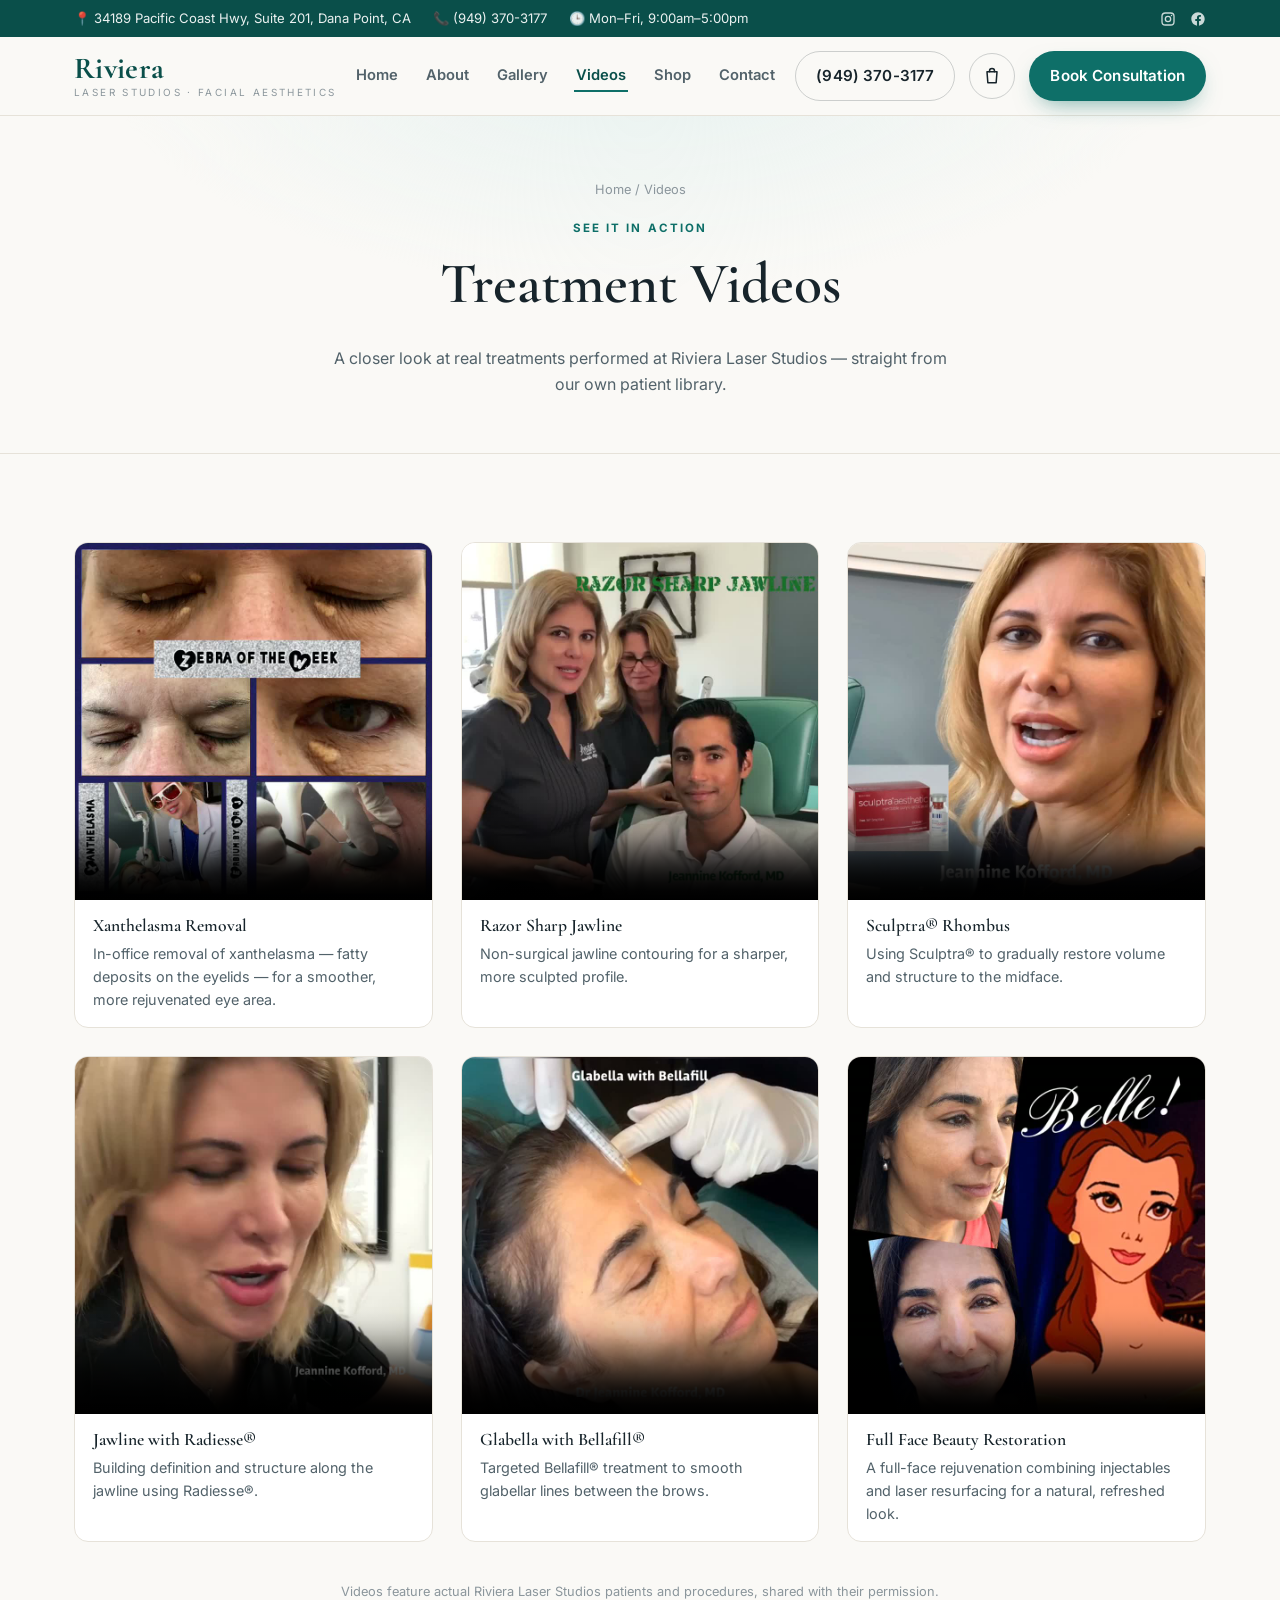
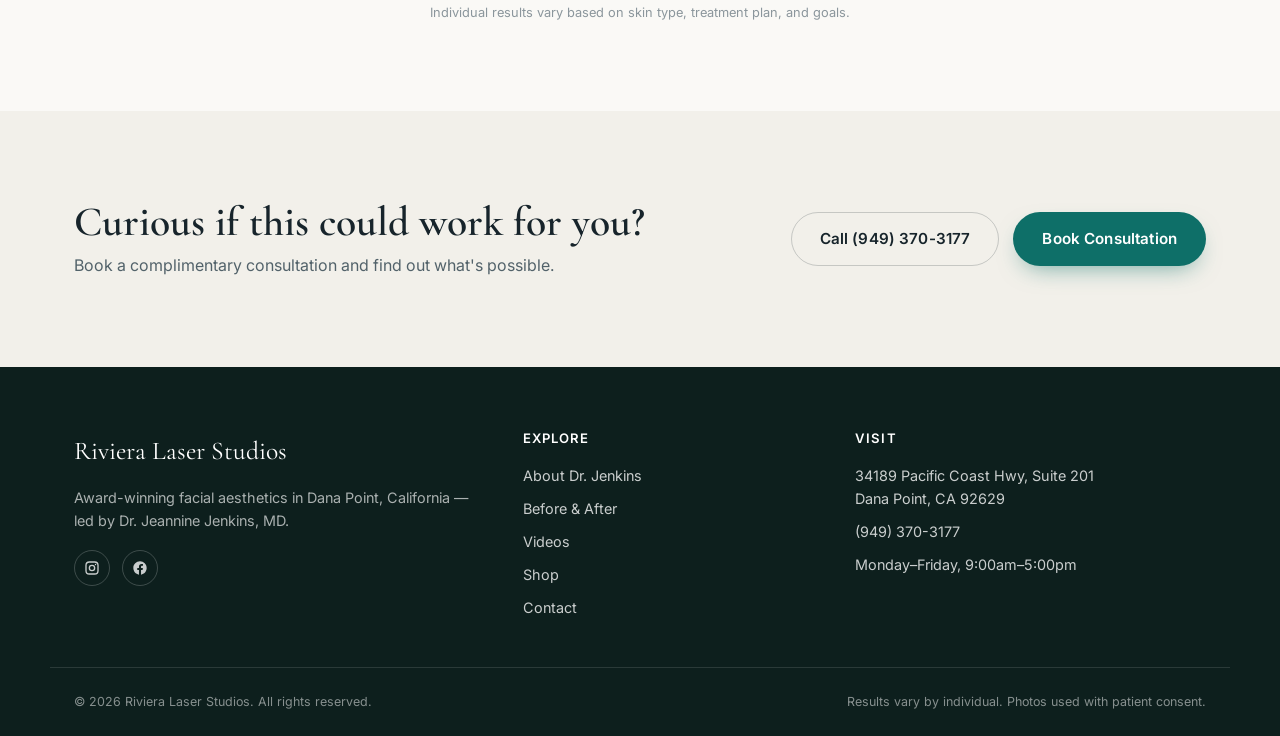
<file: videos.html>
<!DOCTYPE html>
<html lang="en">
<head>
<meta charset="UTF-8">
<meta name="viewport" content="width=device-width, initial-scale=1.0">
<title>Treatment Videos | Riviera Laser Studios</title>
<meta name="description" content="Watch real treatment videos from Riviera Laser Studios in Dana Point, CA — injectables, laser treatments, and non-surgical facial rejuvenation in action.">
<link rel="preconnect" href="https://fonts.googleapis.com">
<link rel="preconnect" href="https://fonts.gstatic.com" crossorigin>
<link href="https://fonts.googleapis.com/css2?family=Cormorant+Garamond:wght@500;600;700&family=Inter:wght@400;500;600;700&display=swap" rel="stylesheet">
<link rel="stylesheet" href="css/styles.css">
</head>
<body>

<div class="topbar">
  <div class="container">
    <div class="topbar-links">
      <a href="https://www.google.com/maps/search/?api=1&query=34189+Pacific+Coast+Hwy+Suite+201+Dana+Point+CA+92629" target="_blank" rel="noopener">📍 34189 Pacific Coast Hwy, Suite 201, Dana Point, CA</a>
      <a href="tel:+19493703177">📞 (949) 370-3177</a>
      <span>🕒 Mon–Fri, 9:00am–5:00pm</span>
    </div>
    <div class="topbar-social">
      <a href="https://www.instagram.com/drjeanninekoffordfaceartist/" aria-label="Instagram" target="_blank" rel="noopener"><svg xmlns="http://www.w3.org/2000/svg" viewBox="0 0 24 24" width="16" height="16" fill="none" stroke="currentColor" stroke-width="2"><rect x="3" y="3" width="18" height="18" rx="5"/><circle cx="12" cy="12" r="4"/><circle cx="17.3" cy="6.7" r="1.1" fill="currentColor" stroke="none"/></svg></a>
      <a href="https://www.facebook.com/RivieraLaserStudios/" aria-label="Facebook" target="_blank" rel="noopener"><svg xmlns="http://www.w3.org/2000/svg" viewBox="0 0 24 24" width="16" height="16" fill="currentColor"><path d="M22 12.06C22 6.505 17.523 2 12 2S2 6.505 2 12.06c0 5.02 3.657 9.184 8.438 9.94v-7.03H7.898v-2.91h2.54V9.845c0-2.507 1.492-3.89 3.777-3.89 1.094 0 2.238.195 2.238.195v2.46h-1.26c-1.243 0-1.63.771-1.63 1.562v1.875h2.773l-.443 2.91h-2.33V22c4.78-.756 8.437-4.92 8.437-9.94z"/></svg></a>
    </div>
  </div>
</div>

<header class="site-header">
  <div class="container nav">
    <a href="index.html" class="brand">
      <span class="brand-name">Riviera</span>
      <span class="brand-sub">Laser Studios · Facial Aesthetics</span>
    </a>
    <ul class="nav-links">
      <li><a href="index.html">Home</a></li>
      <li><a href="about.html">About</a></li>
      <li><a href="gallery.html">Gallery</a></li>
      <li><a href="videos.html">Videos</a></li>
      <li><a href="shop.html">Shop</a></li>
      <li><a href="contact.html">Contact</a></li>
    </ul>
    <div class="nav-cta">
      <a href="tel:+19493703177" class="btn btn-outline">(949) 370-3177</a>
      <a href="shop.html" class="cart-btn" aria-label="Shop"><svg xmlns="http://www.w3.org/2000/svg" viewBox="0 0 24 24" width="20" height="20" fill="none" stroke="currentColor" stroke-width="1.8" stroke-linecap="round" stroke-linejoin="round"><path d="M6 7h12l-1 13H7L6 7z"/><path d="M9 7V6a3 3 0 0 1 6 0v1"/></svg></a>
      <a href="contact.html" class="btn btn-primary">Book Consultation</a>
      <button class="nav-toggle" aria-label="Menu"><span></span><span></span><span></span></button>
    </div>
  </div>
</header>

<section class="page-hero">
  <div class="container">
    <div class="breadcrumb"><a href="index.html">Home</a> / Videos</div>
    <span class="eyebrow">See It In Action</span>
    <h1>Treatment Videos</h1>
    <p>A closer look at real treatments performed at Riviera Laser Studios — straight from our own patient library.</p>
  </div>
</section>

<section class="section">
  <div class="container">
    <div class="video-grid">

      <div class="video-card reveal">
        <div class="video-frame">
          <video controls preload="none" poster="assets/img/video-posters/01-xanthelasma-removal.jpg">
            <source src="assets/video/01-xanthelasma-removal.mov">
          </video>
        </div>
        <div class="video-meta">
          <h3>Xanthelasma Removal</h3>
          <p>In-office removal of xanthelasma — fatty deposits on the eyelids — for a smoother, more rejuvenated eye area.</p>
        </div>
      </div>

      <div class="video-card reveal">
        <div class="video-frame">
          <video controls preload="none" poster="assets/img/video-posters/02-razor-sharp-jawline.jpg">
            <source src="assets/video/02-razor-sharp-jawline.mov">
          </video>
        </div>
        <div class="video-meta">
          <h3>Razor Sharp Jawline</h3>
          <p>Non-surgical jawline contouring for a sharper, more sculpted profile.</p>
        </div>
      </div>

      <div class="video-card reveal">
        <div class="video-frame">
          <video controls preload="none" poster="assets/img/video-posters/03-sculptra-rhombus.jpg">
            <source src="assets/video/03-sculptra-rhombus.mp4">
          </video>
        </div>
        <div class="video-meta">
          <h3>Sculptra® Rhombus</h3>
          <p>Using Sculptra® to gradually restore volume and structure to the midface.</p>
        </div>
      </div>

      <div class="video-card reveal">
        <div class="video-frame">
          <video controls preload="none" poster="assets/img/video-posters/04-jawline-with-radiesse.jpg">
            <source src="assets/video/04-jawline-with-radiesse.mp4">
          </video>
        </div>
        <div class="video-meta">
          <h3>Jawline with Radiesse®</h3>
          <p>Building definition and structure along the jawline using Radiesse®.</p>
        </div>
      </div>

      <div class="video-card reveal">
        <div class="video-frame">
          <video controls preload="none" poster="assets/img/video-posters/05-glabella-with-bellafill.jpg">
            <source src="assets/video/05-glabella-with-bellafill.mp4">
          </video>
        </div>
        <div class="video-meta">
          <h3>Glabella with Bellafill®</h3>
          <p>Targeted Bellafill® treatment to smooth glabellar lines between the brows.</p>
        </div>
      </div>

      <div class="video-card reveal">
        <div class="video-frame">
          <video controls preload="none" poster="assets/img/video-posters/06-full-face-beauty-restoration.jpg">
            <source src="assets/video/06-full-face-beauty-restoration.mp4">
          </video>
        </div>
        <div class="video-meta">
          <h3>Full Face Beauty Restoration</h3>
          <p>A full-face rejuvenation combining injectables and laser resurfacing for a natural, refreshed look.</p>
        </div>
      </div>

    </div>

    <p class="disclaimer-note">Videos feature actual Riviera Laser Studios patients and procedures, shared with their permission. Individual results vary based on skin type, treatment plan, and goals.</p>
  </div>
</section>

<section class="section section--soft">
  <div class="container cta-band">
    <div>
      <h2>Curious if this could work for you?</h2>
      <p style="margin:0;">Book a complimentary consultation and find out what's possible.</p>
    </div>
    <div class="cta-actions">
      <a href="tel:+19493703177" class="btn btn-outline">Call (949) 370-3177</a>
      <a href="contact.html" class="btn btn-primary">Book Consultation</a>
    </div>
  </div>
</section>

<footer class="site-footer">
  <div class="container footer-grid">
    <div>
      <span class="brand-name" style="font-family:var(--font-display); font-size:1.6rem;">Riviera Laser Studios</span>
      <p style="margin-top:14px;">Award-winning facial aesthetics in Dana Point, California — led by Dr. Jeannine Jenkins, MD.</p>
      <div class="footer-social">
        <a href="https://www.instagram.com/drjeanninekoffordfaceartist/" aria-label="Instagram" target="_blank" rel="noopener"><svg xmlns="http://www.w3.org/2000/svg" viewBox="0 0 24 24" width="16" height="16" fill="none" stroke="currentColor" stroke-width="2"><rect x="3" y="3" width="18" height="18" rx="5"/><circle cx="12" cy="12" r="4"/><circle cx="17.3" cy="6.7" r="1.1" fill="currentColor" stroke="none"/></svg></a>
        <a href="https://www.facebook.com/RivieraLaserStudios/" aria-label="Facebook" target="_blank" rel="noopener"><svg xmlns="http://www.w3.org/2000/svg" viewBox="0 0 24 24" width="16" height="16" fill="currentColor"><path d="M22 12.06C22 6.505 17.523 2 12 2S2 6.505 2 12.06c0 5.02 3.657 9.184 8.438 9.94v-7.03H7.898v-2.91h2.54V9.845c0-2.507 1.492-3.89 3.777-3.89 1.094 0 2.238.195 2.238.195v2.46h-1.26c-1.243 0-1.63.771-1.63 1.562v1.875h2.773l-.443 2.91h-2.33V22c4.78-.756 8.437-4.92 8.437-9.94z"/></svg></a>
      </div>
    </div>
    <div>
      <h4>Explore</h4>
      <ul class="footer-links">
        <li><a href="about.html">About Dr. Jenkins</a></li>
        <li><a href="gallery.html">Before &amp; After</a></li>
        <li><a href="videos.html">Videos</a></li>
        <li><a href="shop.html">Shop</a></li>
        <li><a href="contact.html">Contact</a></li>
      </ul>
    </div>
    <div>
      <h4>Visit</h4>
      <ul class="footer-links">
        <li><a href="https://www.google.com/maps/search/?api=1&query=34189+Pacific+Coast+Hwy+Suite+201+Dana+Point+CA+92629" target="_blank" rel="noopener">34189 Pacific Coast Hwy, Suite 201<br>Dana Point, CA 92629</a></li>
        <li><a href="tel:+19493703177">(949) 370-3177</a></li>
        <li>Monday–Friday, 9:00am–5:00pm</li>
      </ul>
    </div>
  </div>
  <div class="container footer-bottom">
    <span>© 2026 Riviera Laser Studios. All rights reserved.</span>
    <span>Results vary by individual. Photos used with patient consent.</span>
  </div>
</footer>

<script src="js/script.js"></script>
</body>
</html>
</file>
<file: css/styles.css>
/* ===========================================================
   Riviera Laser Studios — shared styles
   =========================================================== */

:root {
  --bg: #faf9f6;
  --surface: #ffffff;
  --surface-soft: #f2f0ea;
  --ink: #17242b;
  --ink-soft: #52626a;
  --ink-faint: #8b969c;
  --teal: #0e6f68;
  --teal-dark: #0a4f4a;
  --teal-pale: #e7f2f0;
  --gold: #b8933f;
  --border: #e6e2d9;
  --shadow: 0 12px 32px -16px rgba(23, 36, 43, 0.25);
  --radius: 14px;
  --maxw: 1180px;
  --font-display: "Cormorant Garamond", Georgia, serif;
  --font-body: "Inter", -apple-system, BlinkMacSystemFont, "Segoe UI", sans-serif;
}

* { box-sizing: border-box; }
html { scroll-behavior: smooth; }

body {
  margin: 0;
  font-family: var(--font-body);
  color: var(--ink);
  background: var(--bg);
  line-height: 1.6;
  -webkit-font-smoothing: antialiased;
}

img { max-width: 100%; display: block; }

a { color: inherit; text-decoration: none; }

h1, h2, h3, h4 {
  font-family: var(--font-display);
  font-weight: 600;
  line-height: 1.15;
  margin: 0 0 0.5em;
  color: var(--ink);
}

h1 { font-size: clamp(2.4rem, 5vw, 3.6rem); }
h2 { font-size: clamp(1.9rem, 3.4vw, 2.6rem); }
h3 { font-size: 1.4rem; }

p { margin: 0 0 1em; color: var(--ink-soft); }

.container {
  max-width: var(--maxw);
  margin: 0 auto;
  padding: 0 24px;
}

.eyebrow {
  display: inline-block;
  font-family: var(--font-body);
  font-size: 0.72rem;
  letter-spacing: 0.18em;
  text-transform: uppercase;
  color: var(--teal);
  font-weight: 700;
  margin-bottom: 14px;
}

.section {
  padding: 88px 0;
}
.section--tight { padding: 56px 0; }
.section--soft { background: var(--surface-soft); }
.section--dark {
  background: linear-gradient(160deg, #0d2e2b, #0a4f4a 60%, #0e6f68);
  color: #fdfcf9;
}
.section--dark h2, .section--dark h3 { color: #fdfcf9; }
.section--dark p { color: rgba(253, 252, 249, 0.82); }

.section-head {
  max-width: 640px;
  margin: 0 auto 48px;
  text-align: center;
}
.section-head p { margin: 0; }

/* ---------- Buttons ---------- */
.btn {
  display: inline-flex;
  align-items: center;
  gap: 8px;
  padding: 14px 28px;
  border-radius: 999px;
  font-weight: 600;
  font-size: 0.95rem;
  letter-spacing: 0.01em;
  border: 1px solid transparent;
  cursor: pointer;
  transition: transform 0.18s ease, box-shadow 0.18s ease, background 0.18s ease, color .18s ease;
  white-space: nowrap;
}
.btn:hover { transform: translateY(-2px); }
.btn-primary {
  background: var(--teal);
  color: #fff;
  box-shadow: 0 10px 24px -10px rgba(14, 111, 104, 0.6);
}
.btn-primary:hover { background: var(--teal-dark); }
.btn-outline {
  background: transparent;
  border-color: rgba(23,36,43,0.2);
  color: var(--ink);
}
.btn-outline:hover { border-color: var(--teal); color: var(--teal); }
.btn-light {
  background: #fff;
  color: var(--teal-dark);
}
.btn-light:hover { background: #f0efe9; }
.btn-ghost-light {
  background: transparent;
  border-color: rgba(255,255,255,0.5);
  color: #fff;
}
.btn-ghost-light:hover { border-color: #fff; background: rgba(255,255,255,0.1); }
.btn-block { width: 100%; justify-content: center; }

/* ---------- Topbar ---------- */
.topbar {
  background: var(--teal-dark);
  color: rgba(255,255,255,0.92);
  font-size: 0.82rem;
}
.topbar .container {
  display: flex;
  align-items: center;
  justify-content: space-between;
  gap: 16px;
  padding-top: 8px;
  padding-bottom: 8px;
  flex-wrap: wrap;
}
.topbar-links { display: flex; gap: 22px; flex-wrap: wrap; }
.topbar-links a { display: inline-flex; align-items: center; gap: 6px; }
.topbar-links a:hover { color: #fff; text-decoration: underline; }
.topbar-social { display: flex; gap: 14px; align-items: center; }
.topbar-social a { opacity: 0.85; display: inline-flex; align-items: center; }
.topbar-social a:hover { opacity: 1; }

/* ---------- Header / Nav ---------- */
.site-header {
  background: rgba(250, 249, 246, 0.92);
  backdrop-filter: blur(8px);
  position: sticky;
  top: 0;
  z-index: 100;
  border-bottom: 1px solid var(--border);
}
.nav {
  display: flex;
  align-items: center;
  justify-content: space-between;
  gap: 16px;
  padding-top: 14px;
  padding-bottom: 14px;
}
.brand {
  display: flex;
  flex-direction: column;
  line-height: 1;
}
.brand .brand-name {
  font-family: var(--font-display);
  font-size: 1.9rem;
  font-weight: 700;
  color: var(--teal-dark);
  letter-spacing: 0.01em;
}
.brand .brand-sub {
  font-size: 0.62rem;
  letter-spacing: 0.24em;
  text-transform: uppercase;
  color: var(--ink-faint);
  margin-top: 4px;
}
.nav-links {
  display: flex;
  align-items: center;
  gap: 24px;
  list-style: none;
  margin: 0;
  padding: 0;
  font-size: 0.92rem;
  font-weight: 600;
}
.nav-links a {
  color: var(--ink-soft);
  padding: 6px 2px;
  border-bottom: 2px solid transparent;
}
.nav-links a:hover,
.nav-links a.active {
  color: var(--teal-dark);
  border-color: var(--teal);
}
.nav-cta { display: flex; align-items: center; gap: 14px; }
.nav-cta .btn { padding: 12px 20px; }
.nav-toggle {
  display: none;
  background: none;
  border: none;
  cursor: pointer;
  padding: 6px;
}
.nav-toggle span {
  display: block;
  width: 24px;
  height: 2px;
  background: var(--ink);
  margin: 5px 0;
  transition: 0.2s;
}

@media (max-width: 1200px) {
  /* Phone number is still in the topbar */
  .nav-cta .btn-outline { display: none; }
}
@media (max-width: 1024px) {
  .nav-links {
    position: absolute;
    top: 100%;
    left: 0;
    right: 0;
    background: var(--surface);
    flex-direction: column;
    align-items: flex-start;
    gap: 0;
    padding: 8px 24px 20px;
    border-bottom: 1px solid var(--border);
    box-shadow: var(--shadow);
    display: none;
  }
  .nav-links.open { display: flex; }
  .nav-links li { width: 100%; }
  .nav-links a { display: block; padding: 12px 0; border-bottom: 1px solid var(--border); }
  .nav-toggle { display: block; }
}
@media (max-width: 640px) {
  /* Not enough room next to the logo; Contact stays in the menu */
  .nav-cta .btn-primary { display: none; }
}
@media (max-width: 480px) {
  .brand .brand-sub { font-size: 0.58rem; letter-spacing: 0.1em; }
}

/* ---------- Hero ---------- */
.hero {
  position: relative;
  padding: 72px 0 96px;
  overflow: hidden;
  background:
    radial-gradient(1100px 500px at 85% -10%, var(--teal-pale), transparent 60%),
    var(--bg);
}
.hero-grid {
  display: grid;
  grid-template-columns: 1.05fr 0.95fr;
  gap: 56px;
  align-items: center;
}
.hero h1 { margin-bottom: 20px; }
.hero .lead { font-size: 1.15rem; max-width: 46ch; }
.hero-cta { display: flex; gap: 16px; margin-top: 30px; flex-wrap: wrap; }
.hero-trust {
  margin-top: 40px;
  display: flex;
  gap: 28px;
  flex-wrap: wrap;
}
.hero-trust div { font-size: 0.82rem; color: var(--ink-soft); }
.hero-trust strong {
  display: block;
  font-family: var(--font-display);
  font-size: 1.7rem;
  color: var(--teal-dark);
}

.hero-visual {
  position: relative;
}
.ba-showcase {
  border-radius: var(--radius);
  overflow: hidden;
  box-shadow: var(--shadow);
  border: 1px solid var(--border);
  background: #fff;
}
.ba-showcase img { width: 100%; height: auto; }
.ba-showcase-tag {
  position: absolute;
  bottom: -18px;
  left: -18px;
  background: #fff;
  border: 1px solid var(--border);
  border-radius: 12px;
  padding: 12px 18px;
  box-shadow: var(--shadow);
  font-size: 0.8rem;
  font-weight: 700;
  color: var(--teal-dark);
  display: flex;
  align-items: center;
  gap: 10px;
}
.ba-showcase-tag span.dot {
  width: 8px; height: 8px; border-radius: 50%; background: var(--gold);
  display: inline-block;
}

@media (max-width: 900px) {
  .hero-grid { grid-template-columns: 1fr; }
  .hero-visual { order: -1; }
}

/* ---------- Before / After grid (composite images) ---------- */
.ba-grid {
  display: grid;
  grid-template-columns: repeat(4, 1fr);
  gap: 22px;
}
@media (max-width: 1000px) { .ba-grid { grid-template-columns: repeat(2, 1fr); } }
@media (max-width: 560px) { .ba-grid { grid-template-columns: 1fr; } }

.ba-card {
  background: var(--surface);
  border: 1px solid var(--border);
  border-radius: var(--radius);
  overflow: hidden;
  cursor: zoom-in;
  transition: transform 0.2s ease, box-shadow 0.2s ease;
}
.ba-card:hover { transform: translateY(-4px); box-shadow: var(--shadow); }
.ba-card .ba-frame {
  aspect-ratio: 16 / 7;
  background: #f4f2ec;
  display: flex;
  align-items: center;
  justify-content: center;
  overflow: hidden;
}
.ba-card .ba-frame img { width: 100%; height: 100%; object-fit: cover; }
.ba-card .ba-meta {
  padding: 14px 16px;
  display: flex;
  align-items: center;
  justify-content: space-between;
  gap: 10px;
}
.ba-card .ba-label {
  font-size: 0.86rem;
  font-weight: 700;
  color: var(--ink);
}
.ba-card .ba-arrow {
  font-size: 0.72rem;
  letter-spacing: 0.12em;
  text-transform: uppercase;
  color: var(--ink-faint);
}

.gallery-toolbar {
  display: flex;
  flex-wrap: wrap;
  gap: 10px;
  justify-content: center;
  margin-bottom: 40px;
}
.filter-btn,
.shop-filter {
  border: 1px solid var(--border);
  background: #fff;
  padding: 9px 18px;
  border-radius: 999px;
  font-size: 0.82rem;
  font-weight: 600;
  cursor: pointer;
  color: var(--ink-soft);
  transition: all 0.15s ease;
}
.filter-btn:hover,
.shop-filter:hover { border-color: var(--teal); color: var(--teal-dark); }
.filter-btn.active,
.shop-filter.active { background: var(--teal); border-color: var(--teal); color: #fff; }

.disclaimer-note {
  text-align: center;
  font-size: 0.8rem;
  color: var(--ink-faint);
  max-width: 640px;
  margin: 40px auto 0;
}

/* ---------- Lightbox ---------- */
.lightbox {
  position: fixed;
  inset: 0;
  background: rgba(10, 16, 19, 0.92);
  display: none;
  align-items: center;
  justify-content: center;
  z-index: 1000;
  padding: 30px;
}
.lightbox.open { display: flex; }
.lightbox-inner { max-width: 1100px; width: 100%; text-align: center; }
.lightbox-inner img {
  width: 100%;
  border-radius: 10px;
  box-shadow: 0 30px 80px rgba(0,0,0,0.5);
}
.lightbox-caption {
  color: #fff;
  margin-top: 16px;
  font-size: 0.9rem;
  opacity: 0.85;
}
.lightbox-close {
  position: absolute;
  top: 24px;
  right: 30px;
  color: #fff;
  font-size: 2rem;
  background: none;
  border: none;
  cursor: pointer;
  line-height: 1;
}
.lightbox-nav {
  position: absolute;
  top: 50%;
  transform: translateY(-50%);
  background: rgba(255,255,255,0.12);
  border: none;
  color: #fff;
  width: 48px;
  height: 48px;
  border-radius: 50%;
  font-size: 1.4rem;
  cursor: pointer;
}
.lightbox-nav:hover { background: rgba(255,255,255,0.24); }
.lightbox-prev { left: 24px; }
.lightbox-next { right: 24px; }
@media (max-width: 640px) {
  .lightbox-nav { width: 40px; height: 40px; font-size: 1.1rem; }
}

/* ---------- Service cards ---------- */
.service-grid {
  display: grid;
  grid-template-columns: repeat(3, 1fr);
  gap: 24px;
}
@media (max-width: 950px) { .service-grid { grid-template-columns: repeat(2, 1fr); } }
@media (max-width: 620px) { .service-grid { grid-template-columns: 1fr; } }

.service-card {
  background: var(--surface);
  border: 1px solid var(--border);
  border-radius: var(--radius);
  padding: 30px 26px;
  transition: transform 0.2s ease, box-shadow 0.2s ease, border-color 0.2s ease;
}
.service-card:hover {
  transform: translateY(-4px);
  box-shadow: var(--shadow);
  border-color: transparent;
}
.service-card .icon {
  width: 46px; height: 46px;
  border-radius: 12px;
  background: var(--teal-pale);
  color: var(--teal-dark);
  display: flex; align-items: center; justify-content: center;
  margin-bottom: 18px;
  font-size: 1.3rem;
}
.service-card h3 { margin-bottom: 8px; font-size: 1.25rem; }
.service-card p { margin: 0; font-size: 0.92rem; }
.service-card .tags {
  margin-top: 14px;
  display: flex;
  flex-wrap: wrap;
  gap: 6px;
}
.service-card .tags span {
  font-size: 0.68rem;
  letter-spacing: 0.04em;
  text-transform: uppercase;
  color: var(--teal-dark);
  background: var(--teal-pale);
  padding: 4px 9px;
  border-radius: 999px;
  font-weight: 700;
}

/* ---------- Stat / trust strip ---------- */
.stat-strip {
  display: grid;
  grid-template-columns: repeat(4, 1fr);
  gap: 24px;
  text-align: center;
}
@media (max-width: 800px) { .stat-strip { grid-template-columns: repeat(2, 1fr); } }
.stat-strip .stat strong {
  display: block;
  font-family: var(--font-display);
  font-size: 2.4rem;
  color: #fff;
}
.stat-strip .stat span {
  font-size: 0.78rem;
  letter-spacing: 0.06em;
  text-transform: uppercase;
  opacity: 0.8;
}

/* ---------- Awards ---------- */
.award-strip {
  display: flex;
  gap: 20px;
  flex-wrap: wrap;
  justify-content: center;
}
.award-pill {
  display: flex;
  align-items: center;
  gap: 12px;
  background: var(--surface);
  border: 1px solid var(--border);
  border-radius: 999px;
  padding: 10px 20px 10px 10px;
}
.award-pill .badge {
  width: 34px; height: 34px;
  border-radius: 50%;
  background: var(--gold);
  color: #fff;
  display: flex; align-items: center; justify-content: center;
  font-size: 1rem;
  flex-shrink: 0;
}
.award-pill .txt strong { display: block; font-size: 0.86rem; }
.award-pill .txt span { font-size: 0.74rem; color: var(--ink-faint); }

.award-photos {
  display: grid;
  grid-template-columns: repeat(2, 1fr);
  gap: 20px;
  margin-top: 40px;
}
@media (max-width: 640px) { .award-photos { grid-template-columns: 1fr; } }
.award-photos figure {
  margin: 0;
  border-radius: var(--radius);
  overflow: hidden;
  border: 1px solid var(--border);
  background: #fff;
}
.award-photos img { width: 100%; aspect-ratio: 4/3; object-fit: cover; }
.award-photos figcaption {
  padding: 12px 16px;
  font-size: 0.82rem;
  color: var(--ink-soft);
}

/* ---------- About / doctor ---------- */
.about-grid {
  display: grid;
  grid-template-columns: 0.8fr 1.2fr;
  gap: 56px;
  align-items: center;
}
@media (max-width: 900px) { .about-grid { grid-template-columns: 1fr; } }
.doctor-photo {
  border-radius: var(--radius);
  overflow: hidden;
  box-shadow: var(--shadow);
  border: 1px solid var(--border);
  background: #fff;
}
.doctor-photo img { width: 100%; }
.credential-list {
  list-style: none;
  margin: 24px 0 0;
  padding: 0;
  display: grid;
  gap: 12px;
}
.credential-list li {
  display: flex;
  gap: 12px;
  align-items: flex-start;
  font-size: 0.94rem;
  color: var(--ink-soft);
}
.credential-list li .mark {
  color: var(--teal);
  font-weight: 700;
  flex-shrink: 0;
}

/* ---------- Testimonial ---------- */
.quote-block {
  max-width: 780px;
  margin: 0 auto;
  text-align: center;
}
.quote-block blockquote {
  font-family: var(--font-display);
  font-size: clamp(1.4rem, 2.6vw, 2rem);
  font-style: italic;
  margin: 0 0 20px;
  line-height: 1.4;
}
.quote-block cite {
  font-style: normal;
  font-size: 0.85rem;
  letter-spacing: 0.05em;
  text-transform: uppercase;
  opacity: 0.75;
}

/* ---------- CTA band ---------- */
.cta-band {
  display: flex;
  align-items: center;
  justify-content: space-between;
  gap: 24px;
  flex-wrap: wrap;
}
.cta-band h2 { margin-bottom: 6px; }
.cta-band .cta-actions { display: flex; gap: 14px; flex-wrap: wrap; }

/* ---------- Contact ---------- */
.contact-grid {
  display: grid;
  grid-template-columns: 1fr 1fr;
  gap: 48px;
  align-items: start;
}
@media (max-width: 900px) { .contact-grid { grid-template-columns: 1fr; } }
.info-card {
  background: var(--surface);
  border: 1px solid var(--border);
  border-radius: var(--radius);
  padding: 32px;
}
.info-row {
  display: flex;
  gap: 16px;
  padding: 16px 0;
  border-bottom: 1px solid var(--border);
}
.info-row:last-child { border-bottom: none; }
.info-row .ic {
  width: 40px; height: 40px;
  border-radius: 10px;
  background: var(--teal-pale);
  color: var(--teal-dark);
  display: flex; align-items: center; justify-content: center;
  flex-shrink: 0;
}
.info-row h4 { margin: 0 0 4px; font-family: var(--font-body); font-size: 0.9rem; text-transform: uppercase; letter-spacing: 0.05em; color: var(--ink-faint); }
.info-row a, .info-row p { margin: 0; font-size: 1rem; color: var(--ink); font-weight: 600;}
.info-row a:hover { color: var(--teal); }

.map-embed {
  border-radius: var(--radius);
  overflow: hidden;
  border: 1px solid var(--border);
  box-shadow: var(--shadow);
}
.map-embed iframe { width: 100%; height: 320px; border: 0; display: block; }

.form-field { margin-bottom: 18px; }
.form-field label {
  display: block;
  font-size: 0.82rem;
  font-weight: 700;
  margin-bottom: 6px;
  color: var(--ink);
}
.form-field input,
.form-field select,
.form-field textarea {
  width: 100%;
  padding: 12px 14px;
  border-radius: 10px;
  border: 1px solid var(--border);
  background: #fff;
  font: inherit;
  color: var(--ink);
}
.form-field input:focus,
.form-field select:focus,
.form-field textarea:focus {
  outline: none;
  border-color: var(--teal);
  box-shadow: 0 0 0 3px var(--teal-pale);
}
.form-row { display: grid; grid-template-columns: 1fr 1fr; gap: 16px; }
@media (max-width: 560px) { .form-row { grid-template-columns: 1fr; } }
.form-note {
  font-size: 0.78rem;
  color: var(--ink-faint);
  margin-top: 10px;
}
.form-success {
  display: none;
  background: var(--teal-pale);
  color: var(--teal-dark);
  border-radius: 10px;
  padding: 14px 18px;
  font-weight: 600;
  font-size: 0.9rem;
  margin-bottom: 18px;
}
.form-success.show { display: block; }

/* ---------- Page hero (inner pages) ---------- */
.page-hero {
  padding: 64px 0 56px;
  text-align: center;
  background:
    radial-gradient(900px 400px at 50% -20%, var(--teal-pale), transparent 60%),
    var(--bg);
  border-bottom: 1px solid var(--border);
}
.page-hero .eyebrow { display: block; }
.page-hero p { max-width: 620px; margin: 0 auto; }
.breadcrumb {
  font-size: 0.8rem;
  color: var(--ink-faint);
  margin-bottom: 18px;
}
.breadcrumb a:hover { color: var(--teal); }

/* ---------- Approach steps ---------- */
.steps {
  display: grid;
  grid-template-columns: repeat(3, 1fr);
  gap: 28px;
  counter-reset: step;
}
@media (max-width: 800px) { .steps { grid-template-columns: 1fr; } }
.step {
  position: relative;
  padding-top: 8px;
}
.step .num {
  font-family: var(--font-display);
  font-size: 2.4rem;
  color: var(--teal);
  opacity: 0.5;
  margin-bottom: 8px;
  display: block;
}

/* ---------- Video gallery ---------- */
.video-grid {
  display: grid;
  grid-template-columns: repeat(3, 1fr);
  gap: 28px;
}
@media (max-width: 950px) { .video-grid { grid-template-columns: repeat(2, 1fr); } }
@media (max-width: 620px) { .video-grid { grid-template-columns: 1fr; } }

.video-card {
  background: var(--surface);
  border: 1px solid var(--border);
  border-radius: var(--radius);
  overflow: hidden;
  transition: transform 0.2s ease, box-shadow 0.2s ease;
}
.video-card:hover { transform: translateY(-4px); box-shadow: var(--shadow); }
.video-card .video-frame {
  aspect-ratio: 1 / 1;
  background: #000;
}
.video-card .video-frame video {
  width: 100%;
  height: 100%;
  object-fit: cover;
  display: block;
}
.video-card .video-meta { padding: 16px 18px; }
.video-card .video-meta h3 { font-size: 1.1rem; margin-bottom: 6px; }
.video-card .video-meta p { margin: 0; font-size: 0.9rem; }

/* ---------- Scroll reveal ---------- */
.reveal { opacity: 0; transform: translateY(18px); transition: opacity 0.6s ease, transform 0.6s ease; }
.reveal.in-view { opacity: 1; transform: translateY(0); }

/* ---------- Footer ---------- */
.site-footer {
  background: #0d1f1d;
  color: rgba(255,255,255,0.78);
  padding: 64px 0 24px;
}
.footer-grid {
  display: grid;
  grid-template-columns: 1.4fr 1fr 1.2fr;
  gap: 40px;
}
@media (max-width: 900px) { .footer-grid { grid-template-columns: 1fr 1fr; } }
@media (max-width: 560px) { .footer-grid { grid-template-columns: 1fr; } }
.site-footer h4 {
  color: #fff;
  font-family: var(--font-body);
  font-size: 0.82rem;
  text-transform: uppercase;
  letter-spacing: 0.08em;
  margin-bottom: 18px;
}
.site-footer .brand-name { color: #fff; }
.site-footer p { color: rgba(255,255,255,0.65); font-size: 0.9rem; }
.footer-links { list-style: none; margin: 0; padding: 0; display: grid; gap: 10px; font-size: 0.9rem; }
.footer-links a:hover { color: #fff; }
.footer-social { display: flex; gap: 12px; margin-top: 18px; }
.footer-social a {
  width: 36px; height: 36px;
  border-radius: 50%;
  border: 1px solid rgba(255,255,255,0.2);
  display: flex; align-items: center; justify-content: center;
}
.footer-social a:hover { background: rgba(255,255,255,0.1); }
.footer-bottom {
  border-top: 1px solid rgba(255,255,255,0.12);
  margin-top: 48px;
  padding-top: 24px;
  display: flex;
  justify-content: space-between;
  gap: 16px;
  flex-wrap: wrap;
  font-size: 0.78rem;
  color: rgba(255,255,255,0.5);
}

/* ===========================================================
   Shop
   =========================================================== */
[hidden] { display: none !important; }
.sr-only {
  position: absolute; width: 1px; height: 1px; padding: 0; margin: -1px;
  overflow: hidden; clip: rect(0, 0, 0, 0); white-space: nowrap; border: 0;
}
.btn-sm { padding: 10px 18px; font-size: 0.85rem; }
.btn:disabled { opacity: 0.6; cursor: progress; transform: none; }

/* ---------- Header cart button ---------- */
.cart-btn {
  position: relative;
  width: 46px; height: 46px;
  border-radius: 50%;
  border: 1px solid rgba(23,36,43,0.2);
  background: transparent;
  color: var(--ink);
  display: inline-flex; align-items: center; justify-content: center;
  cursor: pointer;
  transition: border-color .18s ease, color .18s ease;
}
.cart-btn:hover { border-color: var(--teal); color: var(--teal); }
.cart-count {
  position: absolute;
  top: -4px; right: -4px;
  min-width: 20px; height: 20px;
  padding: 0 5px;
  border-radius: 999px;
  background: var(--teal);
  color: #fff;
  font-size: 0.7rem;
  font-weight: 700;
  display: flex; align-items: center; justify-content: center;
  border: 2px solid var(--bg);
}

/* ---------- Banner & perks ---------- */
.checkout-banner {
  background: var(--teal-pale);
  color: var(--teal-dark);
  border-bottom: 1px solid var(--border);
}
.checkout-banner .container {
  padding-top: 16px; padding-bottom: 16px;
  display: flex; gap: 10px; flex-wrap: wrap; align-items: baseline;
  font-size: 0.92rem;
}
.shop-perks-wrap { padding: 28px 0; border-bottom: 1px solid var(--border); background: var(--surface); }
.shop-perks {
  display: grid;
  grid-template-columns: repeat(4, 1fr);
  gap: 20px;
}
@media (max-width: 900px) { .shop-perks { grid-template-columns: repeat(2, 1fr); } }
@media (max-width: 480px) { .shop-perks { grid-template-columns: 1fr; } }
.perk { display: flex; gap: 12px; align-items: center; }
.perk-ic {
  width: 40px; height: 40px; flex-shrink: 0;
  border-radius: 50%;
  background: var(--teal-pale);
  color: var(--teal-dark);
  display: flex; align-items: center; justify-content: center;
  font-weight: 700;
}
.perk strong { display: block; font-size: 0.86rem; }
.perk span { font-size: 0.78rem; color: var(--ink-faint); }

/* ---------- Toolbar ---------- */
.shop-section { padding-top: 56px; }
.shop-toolbar {
  display: flex;
  justify-content: space-between;
  align-items: center;
  gap: 16px;
  flex-wrap: wrap;
  margin-bottom: 48px;
}
.shop-filters { display: flex; flex-wrap: wrap; gap: 10px; }
.shop-sort { display: flex; align-items: center; gap: 10px; font-size: 0.82rem; font-weight: 600; color: var(--ink-soft); }
.shop-sort select,
.variant-select {
  font: inherit;
  font-size: 0.85rem;
  color: var(--ink);
  background: #fff;
  border: 1px solid var(--border);
  border-radius: 10px;
  padding: 9px 12px;
  cursor: pointer;
}
.shop-sort select:focus,
.variant-select:focus { outline: none; border-color: var(--teal); box-shadow: 0 0 0 3px var(--teal-pale); }

/* ---------- Category groups ---------- */
.shop-group { margin-bottom: 72px; }
.shop-group:last-child { margin-bottom: 0; }
.shop-group-head {
  display: flex;
  justify-content: space-between;
  align-items: flex-end;
  gap: 20px;
  padding-bottom: 18px;
  margin-bottom: 28px;
  border-bottom: 1px solid var(--border);
}
.shop-group-head h2 { margin-bottom: 6px; }
.shop-group-head p { margin: 0; max-width: 62ch; }
.group-tag {
  flex-shrink: 0;
  font-size: 0.7rem;
  font-weight: 700;
  letter-spacing: 0.1em;
  text-transform: uppercase;
  color: var(--gold);
  border: 1px solid currentColor;
  border-radius: 999px;
  padding: 6px 12px;
}
@media (max-width: 640px) {
  .shop-group-head { flex-direction: column; align-items: flex-start; }
}
.group-disclaimer {
  font-size: 0.78rem;
  color: var(--ink-faint);
  margin: 22px 0 0;
  max-width: 820px;
}

/* ---------- Product cards ---------- */
.product-grid {
  display: grid;
  grid-template-columns: repeat(4, 1fr);
  gap: 24px;
}
@media (max-width: 1100px) { .product-grid { grid-template-columns: repeat(3, 1fr); } }
@media (max-width: 820px) { .product-grid { grid-template-columns: repeat(2, 1fr); } }
@media (max-width: 540px) { .product-grid { grid-template-columns: 1fr; } }

.product-card {
  background: var(--surface);
  border: 1px solid var(--border);
  border-radius: var(--radius);
  overflow: hidden;
  display: flex;
  flex-direction: column;
  transition: transform 0.2s ease, box-shadow 0.2s ease;
}
.product-card:hover { transform: translateY(-4px); box-shadow: var(--shadow); }
.product-media {
  position: relative;
  display: block;
  width: 100%;
  aspect-ratio: 1 / 1;
  padding: 0;
  border: 0;
  background: #f6efe4;
  cursor: zoom-in;
  overflow: hidden;
}
.product-media img {
  width: 100%; height: 100%;
  object-fit: cover;
  transition: transform 0.4s ease;
}
.product-card:hover .product-media img { transform: scale(1.04); }
.product-badge {
  position: absolute;
  top: 12px; left: 12px;
  background: #fff;
  color: var(--teal-dark);
  font-size: 0.68rem;
  font-weight: 700;
  letter-spacing: 0.08em;
  text-transform: uppercase;
  padding: 5px 10px;
  border-radius: 999px;
  box-shadow: 0 4px 12px -6px rgba(23,36,43,0.35);
}
.rx-badge {
  position: absolute;
  top: 12px; right: 12px;
  width: 34px; height: 34px;
  border-radius: 50%;
  background: var(--teal);
  color: #fff;
  font-size: 0.74rem;
  font-weight: 700;
  display: flex; align-items: center; justify-content: center;
}
.qv-hint {
  position: absolute;
  left: 50%; bottom: 14px;
  transform: translate(-50%, 8px);
  background: rgba(23,36,43,0.82);
  color: #fff;
  font-size: 0.74rem;
  font-weight: 600;
  padding: 6px 14px;
  border-radius: 999px;
  opacity: 0;
  transition: opacity .2s ease, transform .2s ease;
}
.product-media:hover .qv-hint,
.product-media:focus-visible .qv-hint { opacity: 1; transform: translate(-50%, 0); }

.product-body {
  padding: 18px 18px 20px;
  display: flex;
  flex-direction: column;
  flex: 1;
}
.product-brand {
  font-size: 0.68rem;
  font-weight: 700;
  letter-spacing: 0.14em;
  text-transform: uppercase;
  color: var(--teal);
  margin-bottom: 6px;
}
.product-name,
.product-price,
.qv-info h2,
.qv-price,
.cart-row strong { font-variant-numeric: lining-nums; }
.product-name { font-size: 1.3rem; margin-bottom: 6px; }
.product-name button {
  all: unset;
  cursor: pointer;
}
.product-name button:hover { color: var(--teal-dark); }
.product-name button:focus-visible { outline: 2px solid var(--teal); outline-offset: 2px; }
.product-tagline { font-size: 0.86rem; margin-bottom: 14px; }
.product-options { margin-top: auto; }
.product-options .variant-select { width: 100%; }
.variant-single {
  display: block;
  font-size: 0.85rem;
  color: var(--ink-soft);
  padding: 9px 12px;
  border-radius: 10px;
  background: var(--surface-soft);
}
.product-buy {
  display: flex;
  align-items: center;
  justify-content: space-between;
  gap: 10px;
  margin-top: 14px;
}
.product-price {
  font-family: var(--font-display);
  font-size: 1.55rem;
  font-weight: 700;
  color: var(--ink);
}
.rx-note {
  margin: 10px 0 0;
  font-size: 0.74rem;
  font-weight: 600;
  color: var(--teal-dark);
}

/* ---------- Cart drawer ---------- */
.drawer-overlay {
  position: fixed;
  inset: 0;
  background: rgba(10, 16, 19, 0.5);
  z-index: 900;
}
.cart-drawer {
  position: fixed;
  top: 0; right: 0;
  height: 100%;
  width: min(430px, 100%);
  background: var(--surface);
  z-index: 950;
  display: flex;
  flex-direction: column;
  box-shadow: -20px 0 60px -20px rgba(0,0,0,0.3);
  transform: translateX(100%);
  visibility: hidden;
  transition: transform .3s ease, visibility 0s linear .3s;
}
.cart-drawer.open {
  transform: none;
  visibility: visible;
  transition: transform .3s ease;
}
.cart-head {
  display: flex;
  align-items: center;
  justify-content: space-between;
  padding: 20px 24px;
  border-bottom: 1px solid var(--border);
}
.cart-head h3 { margin: 0; font-size: 1.6rem; }
.icon-btn {
  width: 38px; height: 38px;
  border-radius: 50%;
  border: 1px solid var(--border);
  background: #fff;
  font-size: 1.5rem;
  line-height: 1;
  color: var(--ink);
  cursor: pointer;
  display: flex; align-items: center; justify-content: center;
}
.icon-btn:hover { border-color: var(--teal); color: var(--teal); }
.cart-body { flex: 1; overflow-y: auto; padding: 4px 24px; }
.cart-empty { text-align: center; padding: 64px 0; }
.cart-line {
  display: grid;
  grid-template-columns: 72px 1fr auto;
  gap: 14px;
  padding: 16px 0;
  border-bottom: 1px solid var(--border);
}
.cart-line:last-child { border-bottom: 0; }
.cart-line img { width: 72px; height: 72px; object-fit: cover; border-radius: 10px; background: #f6efe4; }
.cart-line-info { display: flex; flex-direction: column; min-width: 0; }
.cart-line-info .product-brand { margin-bottom: 2px; font-size: 0.62rem; }
.cart-line-info strong { font-size: 0.9rem; line-height: 1.3; }
.cart-line-var { font-size: 0.8rem; color: var(--ink-faint); }
.cart-line-end { display: flex; flex-direction: column; align-items: flex-end; justify-content: space-between; font-size: 0.92rem; }
.qty {
  margin-top: 8px;
  display: inline-flex;
  align-items: center;
  align-self: flex-start;
  border: 1px solid var(--border);
  border-radius: 999px;
}
.qty button {
  width: 30px; height: 30px;
  border: 0; background: none;
  font-size: 1rem;
  cursor: pointer;
  color: var(--ink);
  border-radius: 50%;
}
.qty button:hover { color: var(--teal); }
.qty span { min-width: 22px; text-align: center; font-size: 0.85rem; font-weight: 600; }
.link-btn {
  background: none; border: 0; padding: 0;
  font: inherit; font-size: 0.76rem;
  color: var(--ink-faint);
  text-decoration: underline;
  cursor: pointer;
}
.link-btn:hover { color: var(--ink); }
.cart-foot {
  border-top: 1px solid var(--border);
  padding: 18px 24px 22px;
  background: var(--surface-soft);
}
.ship-progress { font-size: 0.82rem; color: var(--ink-soft); margin-bottom: 14px; }
.ship-bar { height: 6px; border-radius: 999px; background: var(--border); margin-top: 8px; overflow: hidden; }
.ship-bar span { display: block; height: 100%; background: var(--teal); border-radius: inherit; transition: width .3s ease; }
.cart-row { display: flex; justify-content: space-between; align-items: baseline; margin-bottom: 6px; }
.cart-row strong { font-family: var(--font-display); font-size: 1.5rem; }
.cart-row--muted { font-size: 0.8rem; color: var(--ink-faint); margin-bottom: 14px; }
.rx-ack {
  background: #fbf5e8;
  border: 1px solid #ecdcb5;
  border-radius: 10px;
  padding: 12px 14px;
  margin-bottom: 14px;
  font-size: 0.8rem;
}
.rx-ack p { margin: 0 0 8px; color: var(--ink-soft); font-size: 0.8rem; }
.rx-ack label { display: flex; gap: 8px; align-items: flex-start; font-weight: 600; cursor: pointer; }
.rx-ack input { margin-top: 3px; accent-color: var(--teal); }
.cart-message {
  border-radius: 10px;
  padding: 12px 14px;
  font-size: 0.82rem;
  margin-bottom: 14px;
}
.cart-message a { text-decoration: underline; font-weight: 600; }
.cart-message--info { background: var(--teal-pale); color: var(--teal-dark); }
.cart-message--warn { background: #fcebe7; color: #8a2d1c; }
.cart-secure { text-align: center; font-size: 0.75rem; color: var(--ink-faint); margin: 10px 0 0; }

/* ---------- Quick view ---------- */
.qv-modal {
  position: fixed;
  inset: 0;
  z-index: 1000;
  background: rgba(10, 16, 19, 0.6);
  display: flex;
  align-items: center;
  justify-content: center;
  padding: 24px;
}
.qv-inner {
  position: relative;
  background: var(--surface);
  border-radius: var(--radius);
  width: 100%;
  max-width: 940px;
  max-height: calc(100vh - 48px);
  overflow-y: auto;
  box-shadow: 0 30px 80px rgba(0,0,0,0.35);
}
.qv-close { position: absolute; top: 14px; right: 14px; z-index: 2; }
.qv-content { display: grid; grid-template-columns: 1fr 1fr; }
@media (max-width: 760px) { .qv-content { grid-template-columns: 1fr; } }
.qv-media { position: relative; background: #f6efe4; }
.qv-media .rx-badge { right: auto; left: 14px; top: 14px; }
.qv-media img { width: 100%; height: 100%; aspect-ratio: 1 / 1; object-fit: cover; }
.qv-info { padding: 36px 32px; display: flex; flex-direction: column; }
.qv-info h2 { font-size: 2rem; margin-bottom: 6px; }
.qv-price {
  font-family: var(--font-display);
  font-size: 1.8rem;
  font-weight: 700;
  color: var(--teal-dark);
  margin-bottom: 14px;
}
.qv-info p { font-size: 0.92rem; }
.qv-highlights {
  list-style: none;
  margin: 0 0 20px;
  padding: 0;
  display: grid;
  gap: 8px;
  font-size: 0.88rem;
  color: var(--ink-soft);
}
.qv-highlights li::before { content: "✓"; color: var(--teal); font-weight: 700; margin-right: 10px; }
.qv-info .product-options { margin: 0 0 16px; }
.qv-rx {
  background: #fbf5e8;
  border: 1px solid #ecdcb5;
  border-radius: 10px;
  padding: 12px 14px;
  font-size: 0.82rem;
  color: var(--ink-soft);
  margin-bottom: 16px;
}
.qv-rx strong { color: var(--ink); }

/* ---------- Toast ---------- */
.toast {
  position: fixed;
  right: 24px; bottom: 24px;
  z-index: 1100;
  display: flex;
  align-items: center;
  gap: 12px;
  background: var(--ink);
  color: #fff;
  border-radius: 14px;
  padding: 12px;
  box-shadow: 0 20px 50px -15px rgba(0,0,0,0.5);
  max-width: 420px;
  opacity: 0;
  transform: translateY(16px);
  transition: opacity .25s ease, transform .25s ease;
}
.toast.show { opacity: 1; transform: none; }
.toast img { width: 44px; height: 44px; border-radius: 8px; object-fit: cover; }
.toast div { display: flex; flex-direction: column; font-size: 0.8rem; min-width: 0; }
.toast div span { color: rgba(255,255,255,0.7); white-space: nowrap; overflow: hidden; text-overflow: ellipsis; }
.toast .btn { flex-shrink: 0; }
@media (max-width: 540px) { .toast { left: 16px; right: 16px; bottom: 16px; } }
</file>
